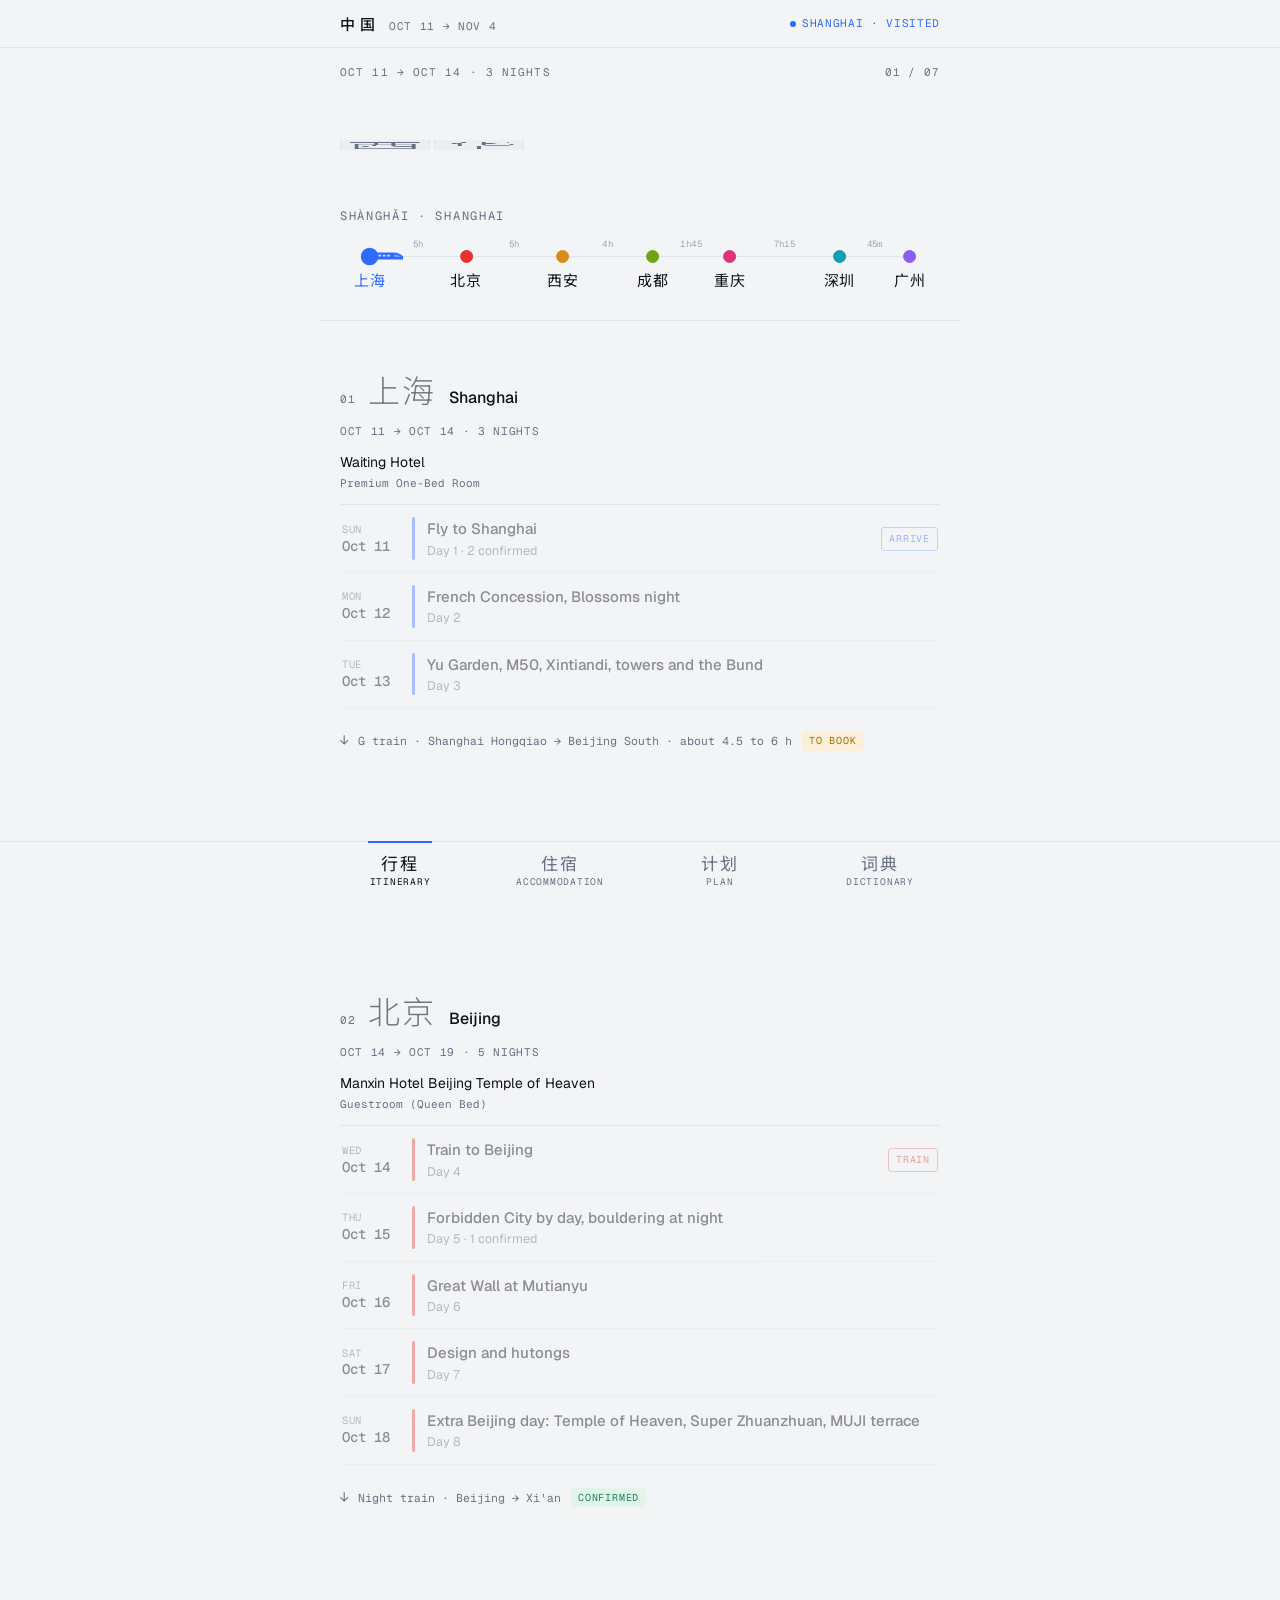
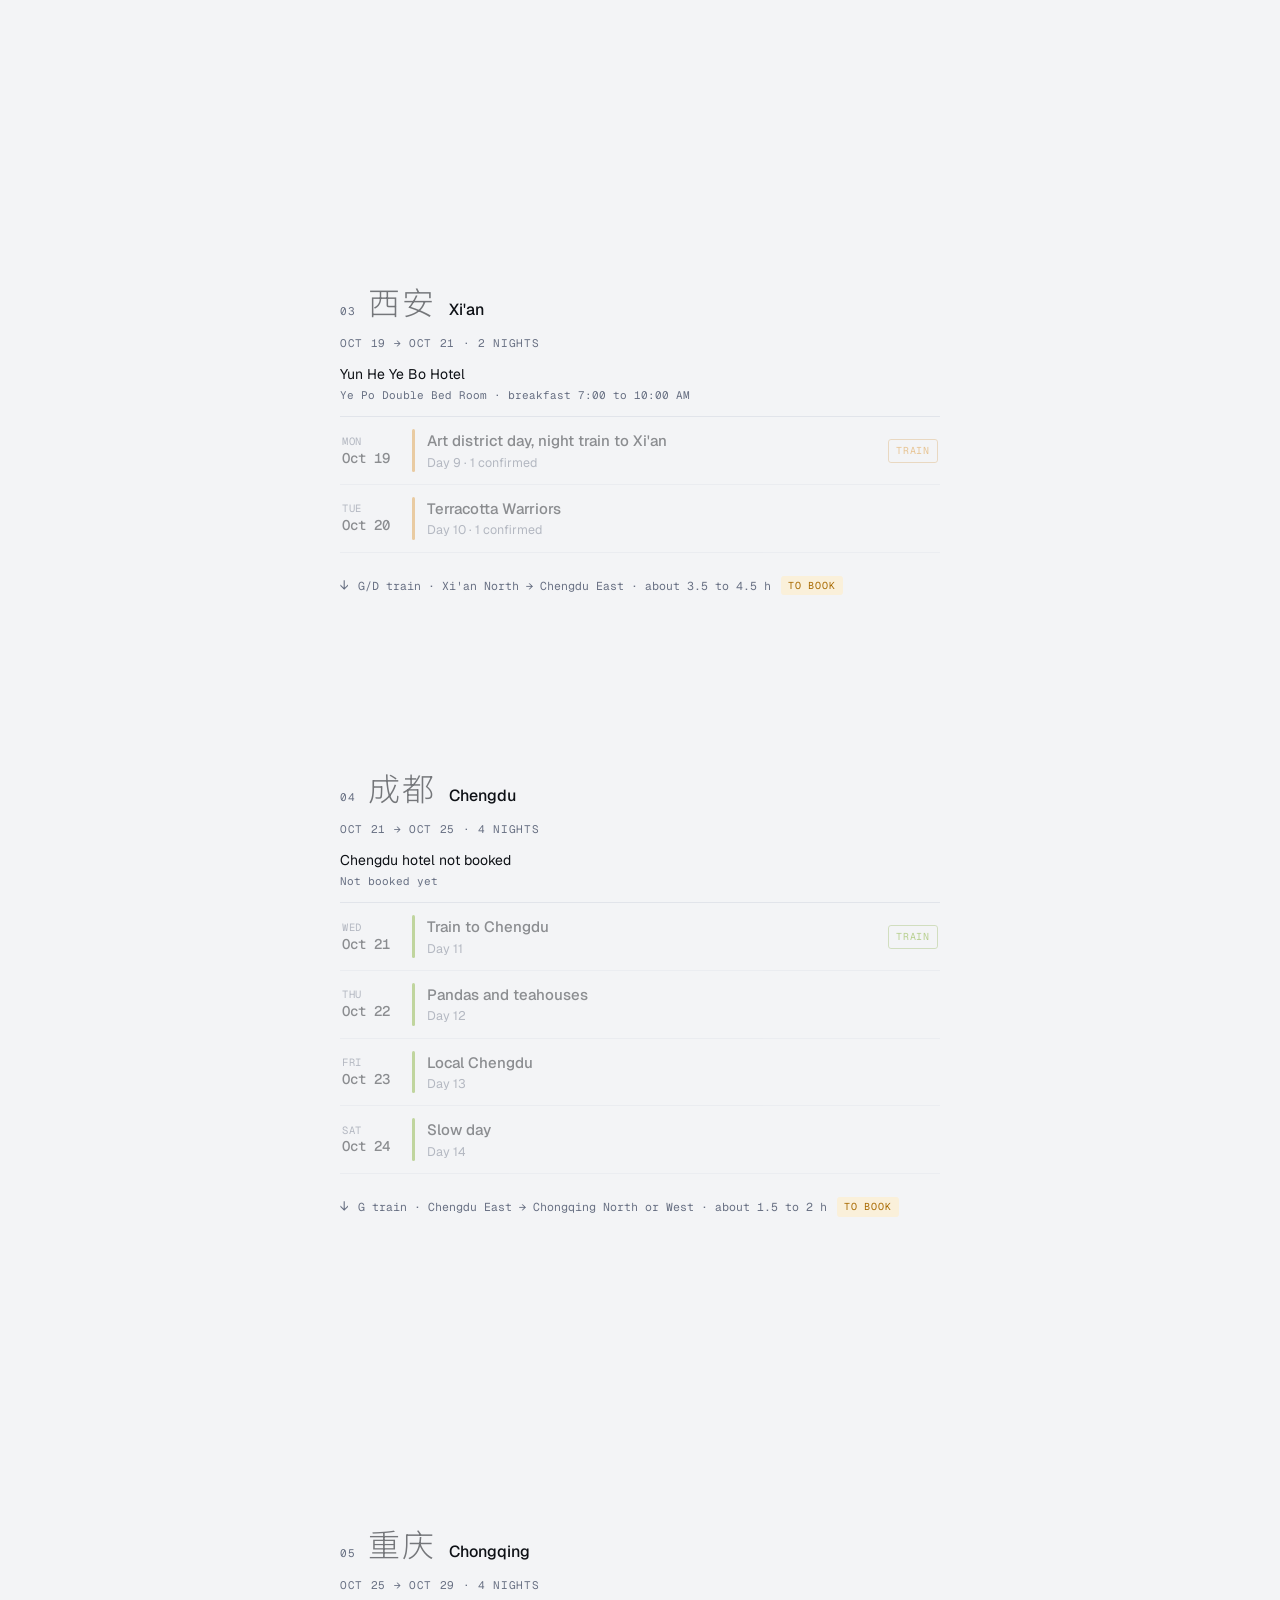
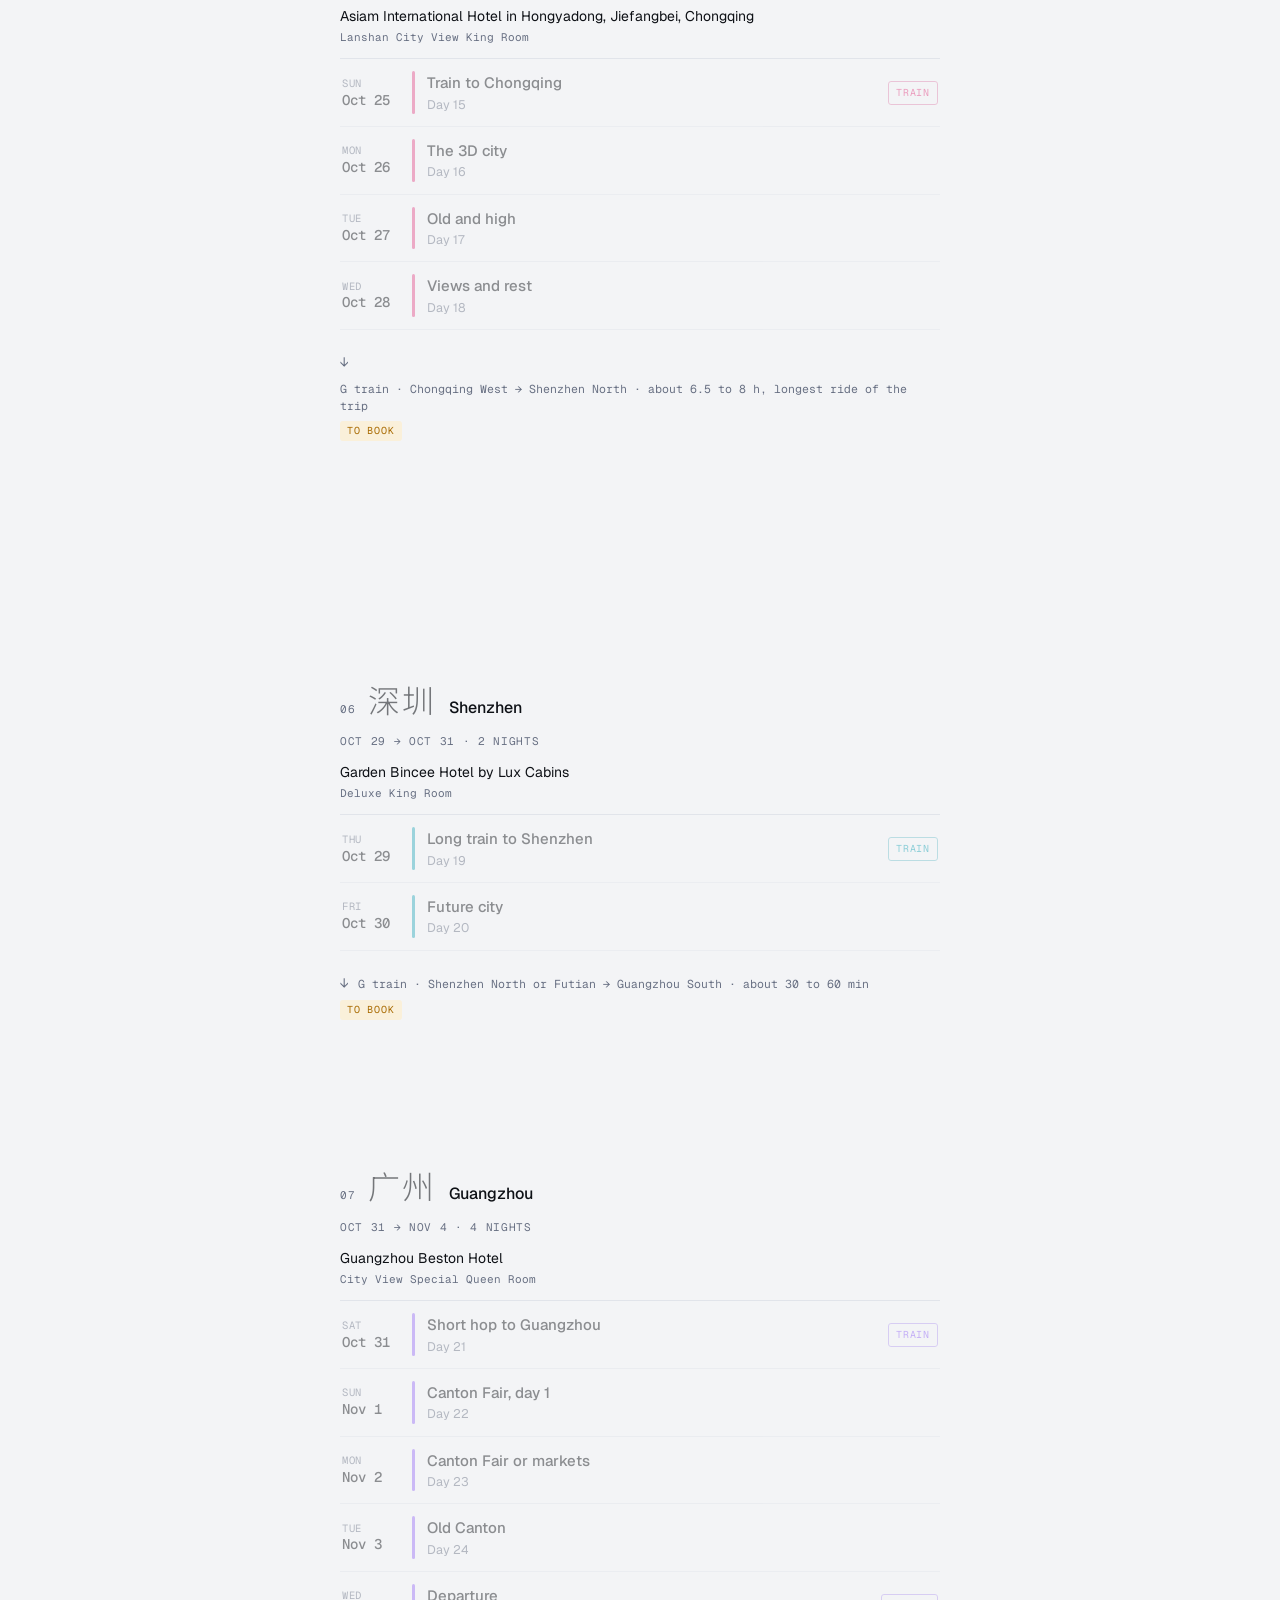
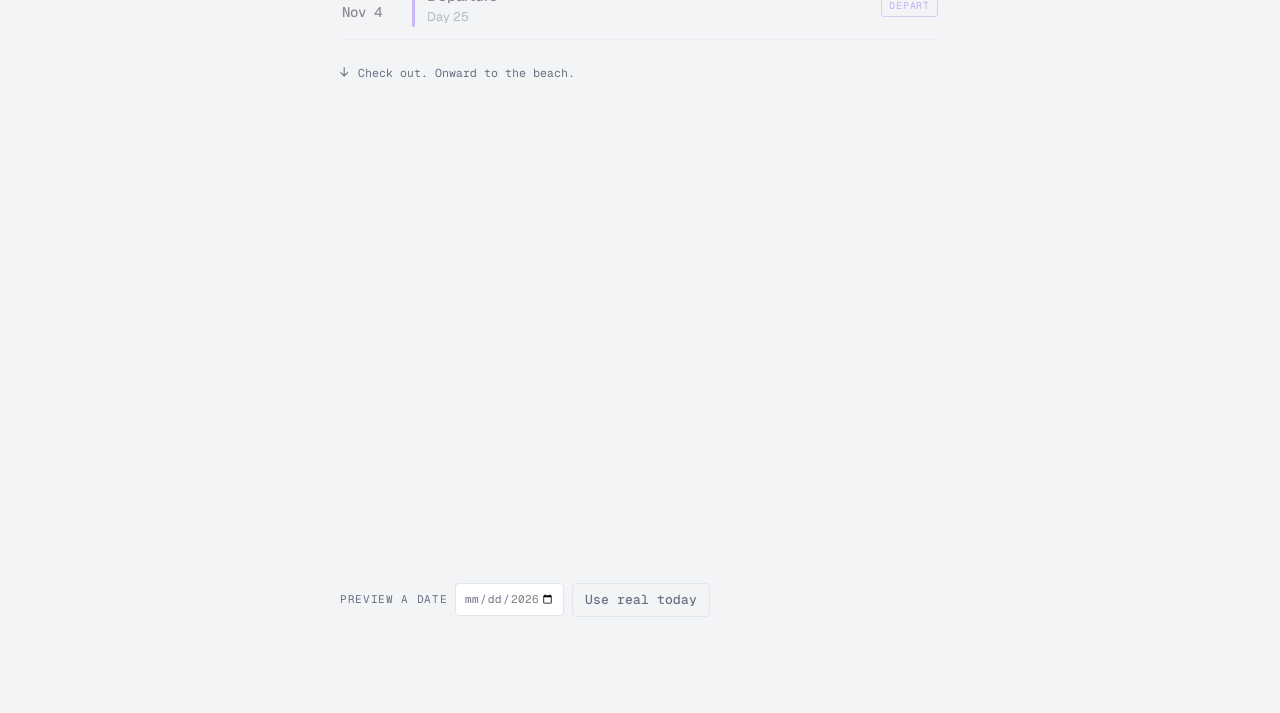
<file: index.html>
<!doctype html>
<html lang="en">
<head>
<meta charset="utf-8">
<meta name="viewport" content="width=device-width, initial-scale=1, viewport-fit=cover">
<meta name="theme-color" content="#08090C">
<meta name="apple-mobile-web-app-capable" content="yes">
<meta name="mobile-web-app-capable" content="yes">
<meta name="apple-mobile-web-app-title" content="China Trip">
<title>China Trip 2026</title>
<link rel="manifest" href="manifest.webmanifest">
<link rel="apple-touch-icon" href="icons/apple-touch-icon.png">
<link rel="preconnect" href="https://fonts.gstatic.com" crossorigin>
<!-- Fonts load without blocking the first paint (Google can be slow or blocked in China) -->
<link rel="stylesheet" href="https://fonts.googleapis.com/css2?family=Geist:wght@400;500;600&family=Geist+Mono:wght@400;500&family=Noto+Sans+SC:wght@300;400;500;700&display=swap" media="print" onload="this.media='all'">
<!-- Splash: painted before styles.css and the scripts arrive, removed by app.js -->
<style>
html{background:#F3F4F6}
#splash{position:fixed;inset:0;z-index:99;display:grid;place-content:center;justify-items:center;gap:14px;background:#F3F4F6;color:#0E1116;transition:opacity .35s ease;animation:splashOut .35s ease 6s forwards}
#splash .zh{font:300 64px/1 "PingFang SC","Noto Sans SC","Microsoft YaHei",sans-serif;letter-spacing:.12em;color:#E5322D}
#splash .ln{width:72px;height:1px;background:currentColor;opacity:.25;overflow:hidden;position:relative}
#splash .ln::after{content:"";position:absolute;inset:0;width:40%;background:#E5322D;animation:splashBar 1s ease-in-out infinite}
#splash small{font:11px ui-monospace,Menlo,monospace;letter-spacing:.14em;text-transform:uppercase;opacity:.55}
#splash.out{opacity:0;pointer-events:none}
@keyframes splashBar{from{transform:translateX(-100%)}to{transform:translateX(250%)}}
@keyframes splashOut{to{opacity:0;visibility:hidden}}
@media (prefers-color-scheme:dark){html,#splash{background:#08090C}#splash{color:#E8EAF0}#splash .zh{color:#FF5A4E}#splash .ln::after{background:#FF5A4E}}
@media (prefers-reduced-motion:reduce){#splash .ln::after{animation:none}}
</style>
<link rel="stylesheet" href="styles.css">
</head>
<body>
<div id="splash" aria-hidden="true"><span class="zh">中国</span><span class="ln"></span><small>Loading</small></div>
<header class="top">
  <div class="top-in">
    <div class="brand"><b class="zh">中国</b><span>Oct 11 → Nov 4</span></div>
    <span class="status" id="status">…</span>
  </div>
</header>

<main>
  <section role="tabpanel" id="p-itinerary" aria-labelledby="t-itinerary"></section>
  <section role="tabpanel" id="p-stays" aria-labelledby="t-stays" hidden></section>
  <section role="tabpanel" id="p-plan" aria-labelledby="t-plan" hidden></section>
  <section role="tabpanel" id="p-dictionary" aria-labelledby="t-dictionary" hidden></section>
</main>

<nav class="tabs" aria-label="Sections">
  <div class="tabs-in" role="tablist">
    <button class="tab" role="tab" id="t-itinerary" data-tab="itinerary" aria-controls="p-itinerary"><span class="zh">行程</span><small>Itinerary</small></button>
    <button class="tab" role="tab" id="t-stays" data-tab="stays" aria-controls="p-stays"><span class="zh">住宿</span><small>Accommodation</small></button>
    <button class="tab" role="tab" id="t-plan" data-tab="plan" aria-controls="p-plan"><span class="zh">计划</span><small>Plan</small></button>
    <button class="tab" role="tab" id="t-dictionary" data-tab="dictionary" aria-controls="p-dictionary"><span class="zh">词典</span><small>Dictionary</small></button>
  </div>
</nav>

<div class="show" id="show" hidden>
  <div class="hz" id="show-hz"></div>
  <div class="py" id="show-py"></div>
  <div class="en" id="show-en"></div>
  <div style="display:flex;gap:10px"><button class="btn" id="show-say">Play audio</button><button class="btn solid" id="show-close">Close</button></div>
</div>

<dialog class="sheet" id="ideas" aria-label="Ideas nearby"><div class="sheet-body"></div></dialog>

<script src="trip-data.js"></script>
<script src="ideas.js"></script>
<script src="phrases.js"></script>
<script src="app.js"></script>
</body>
</html>
</file>
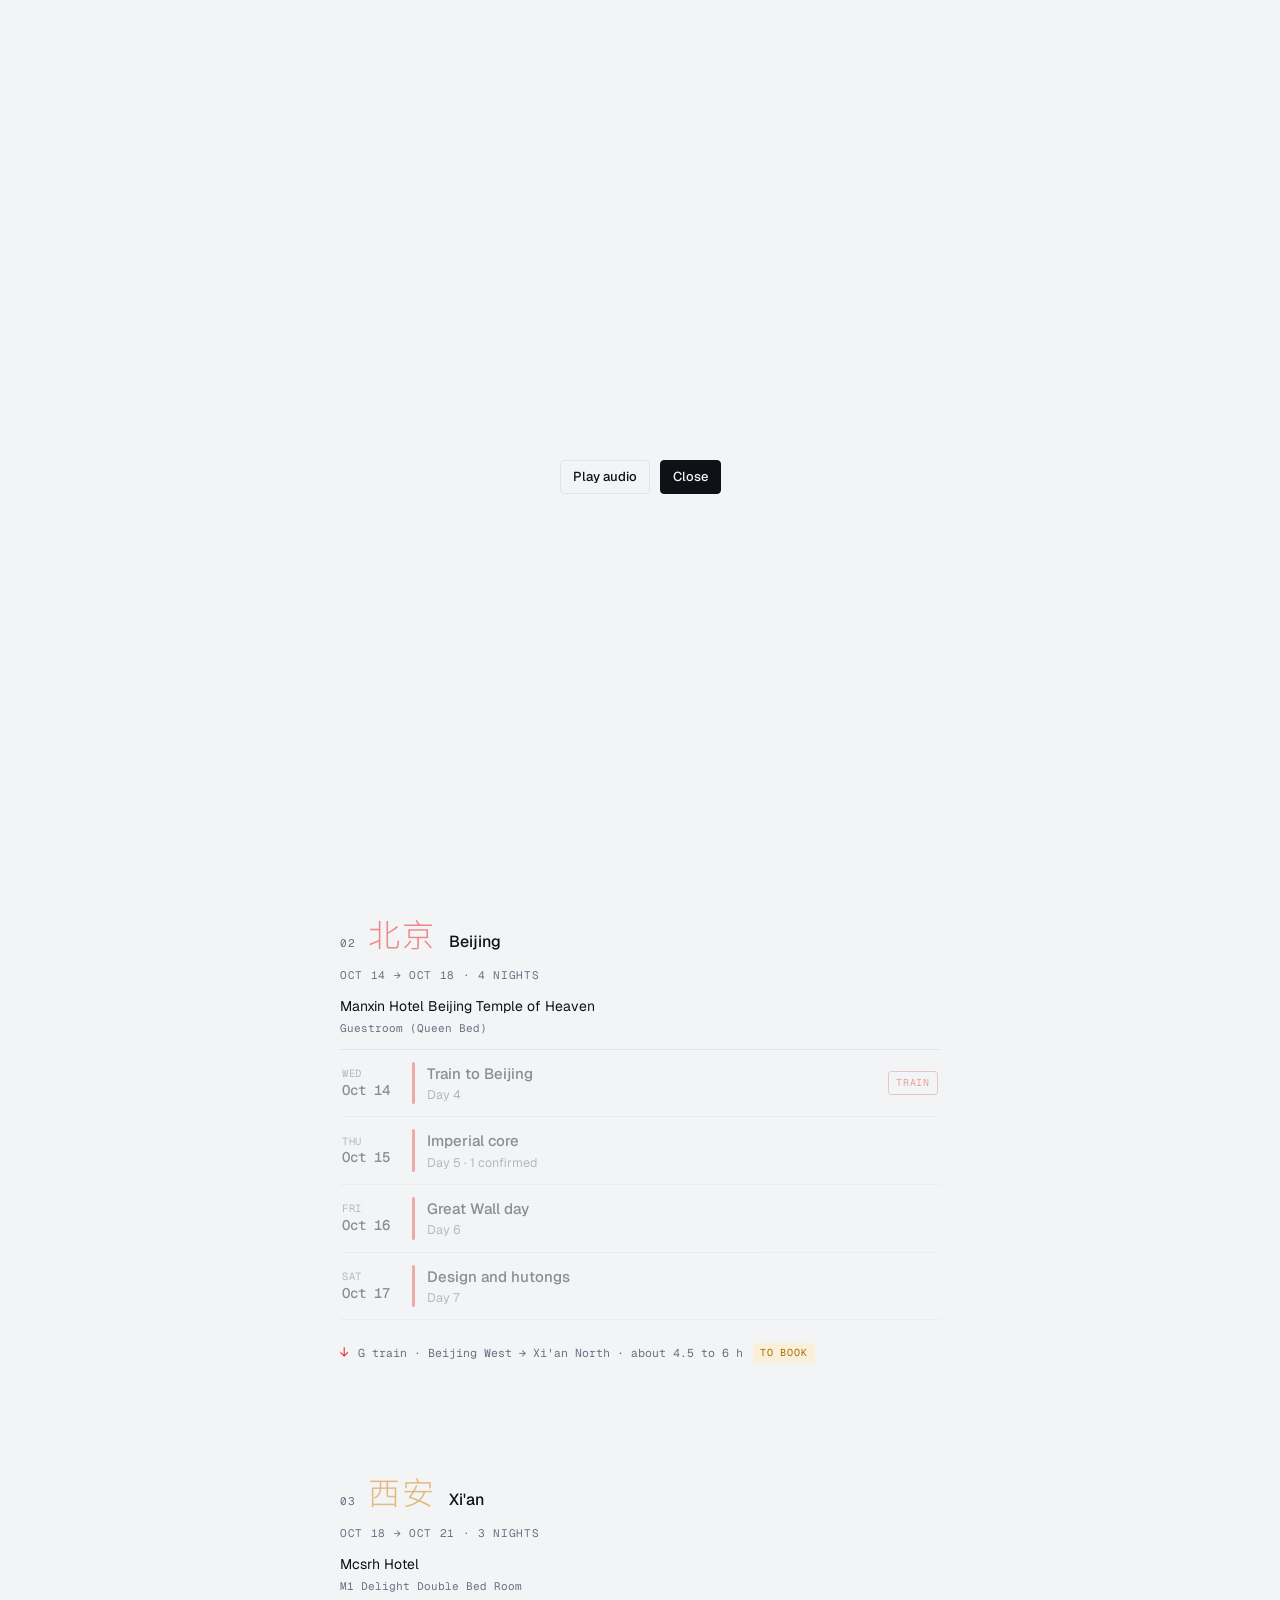
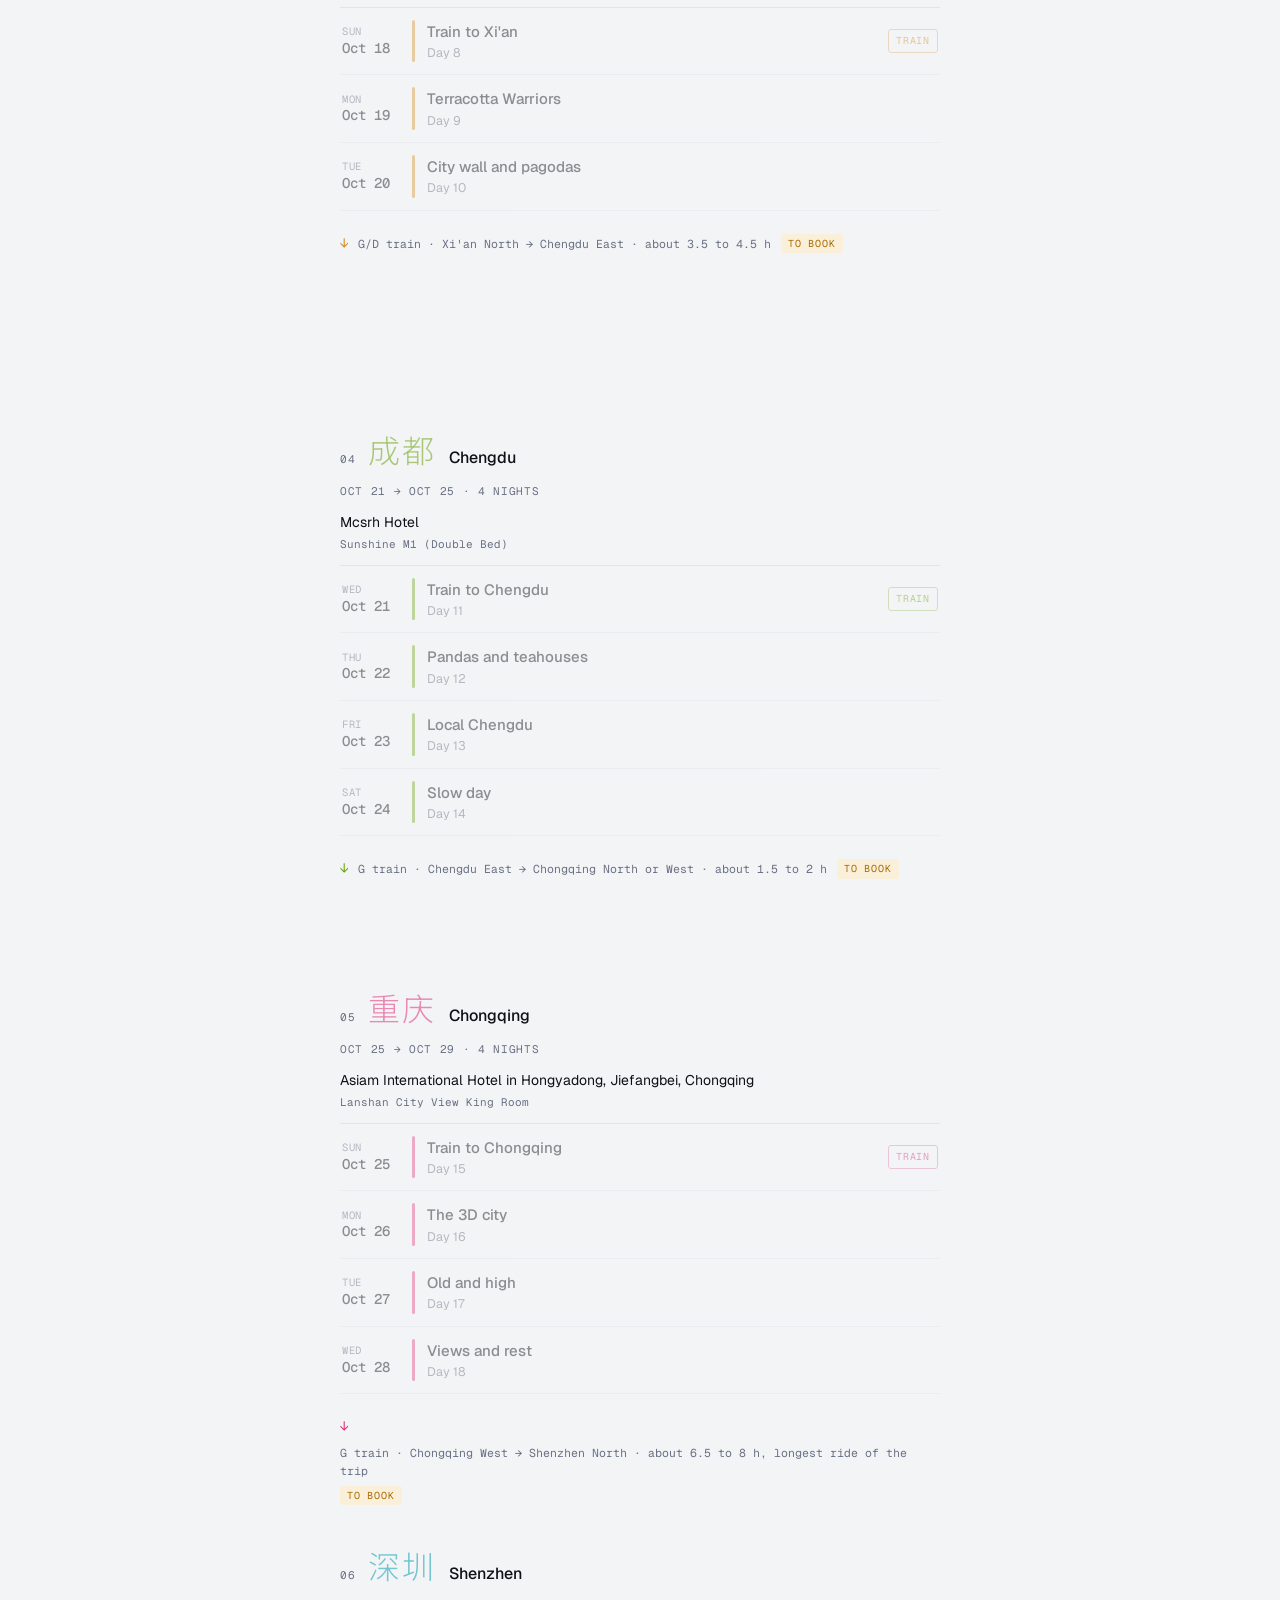
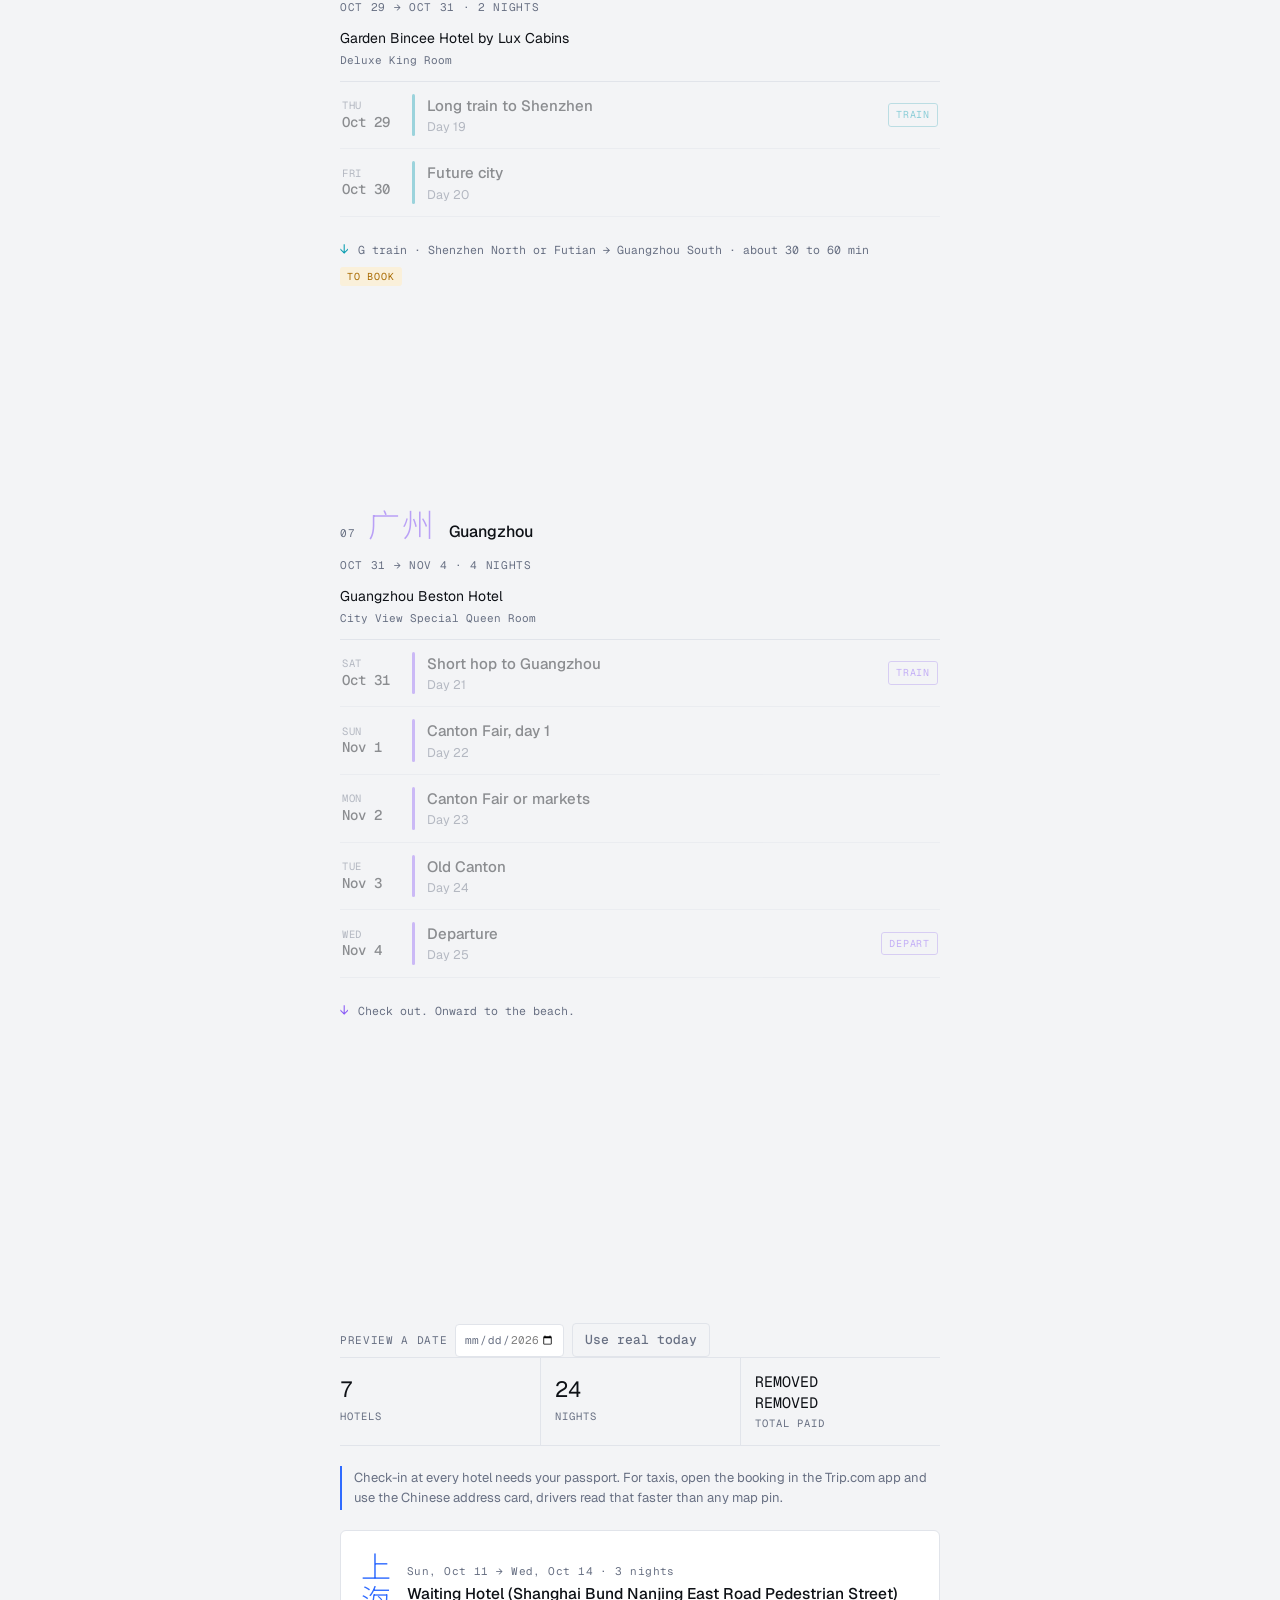
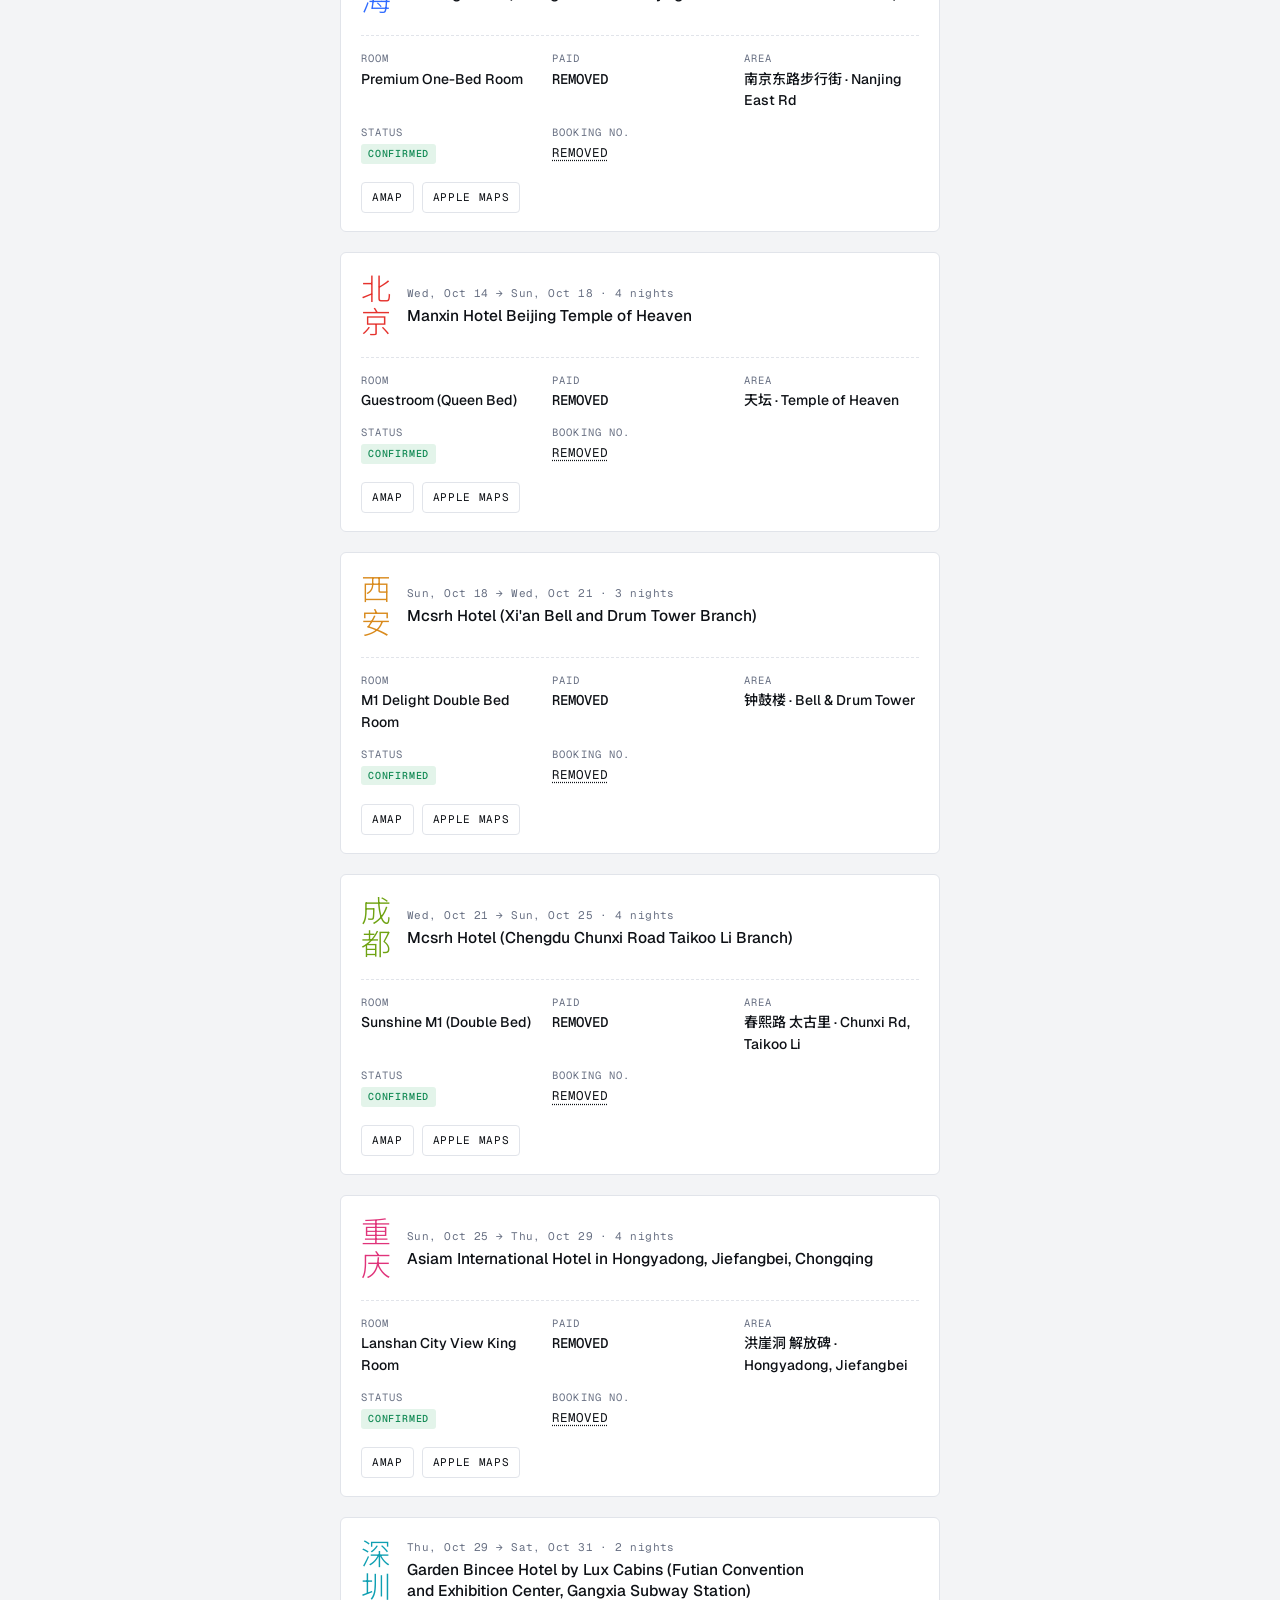
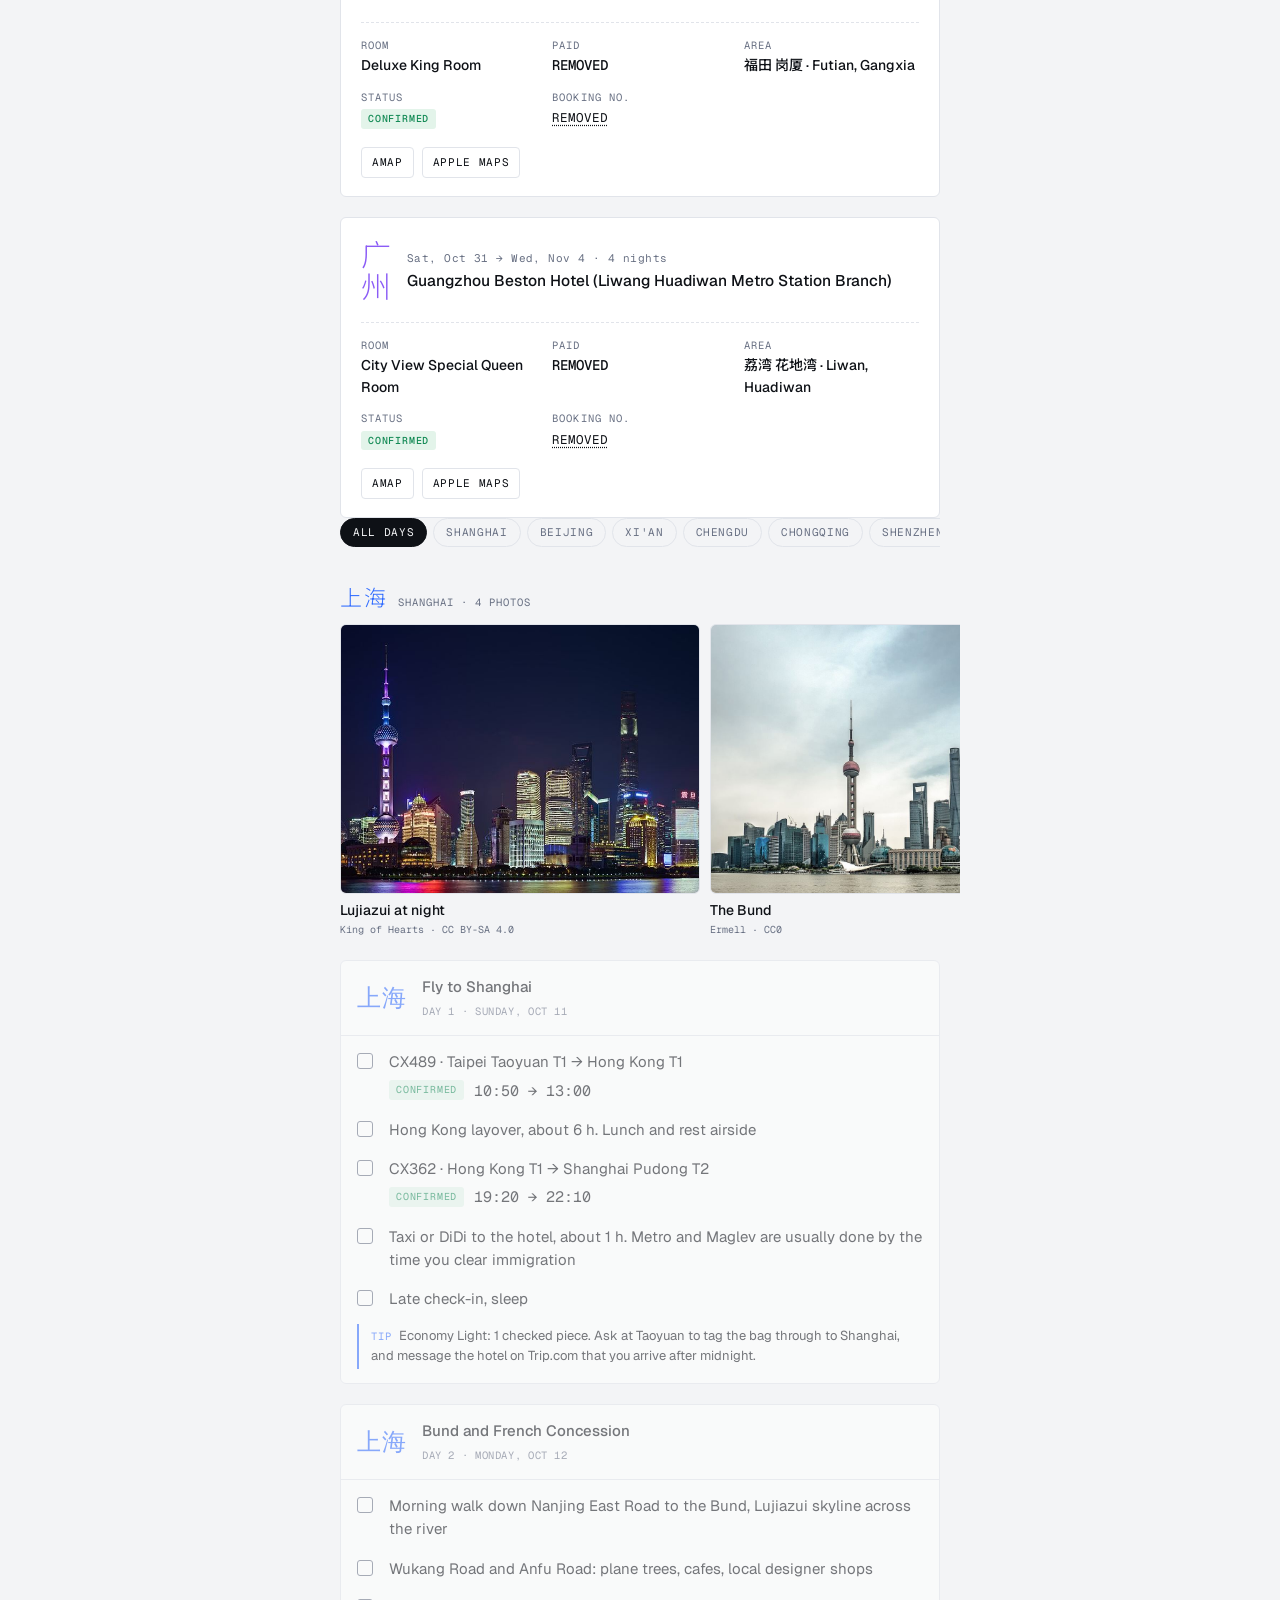
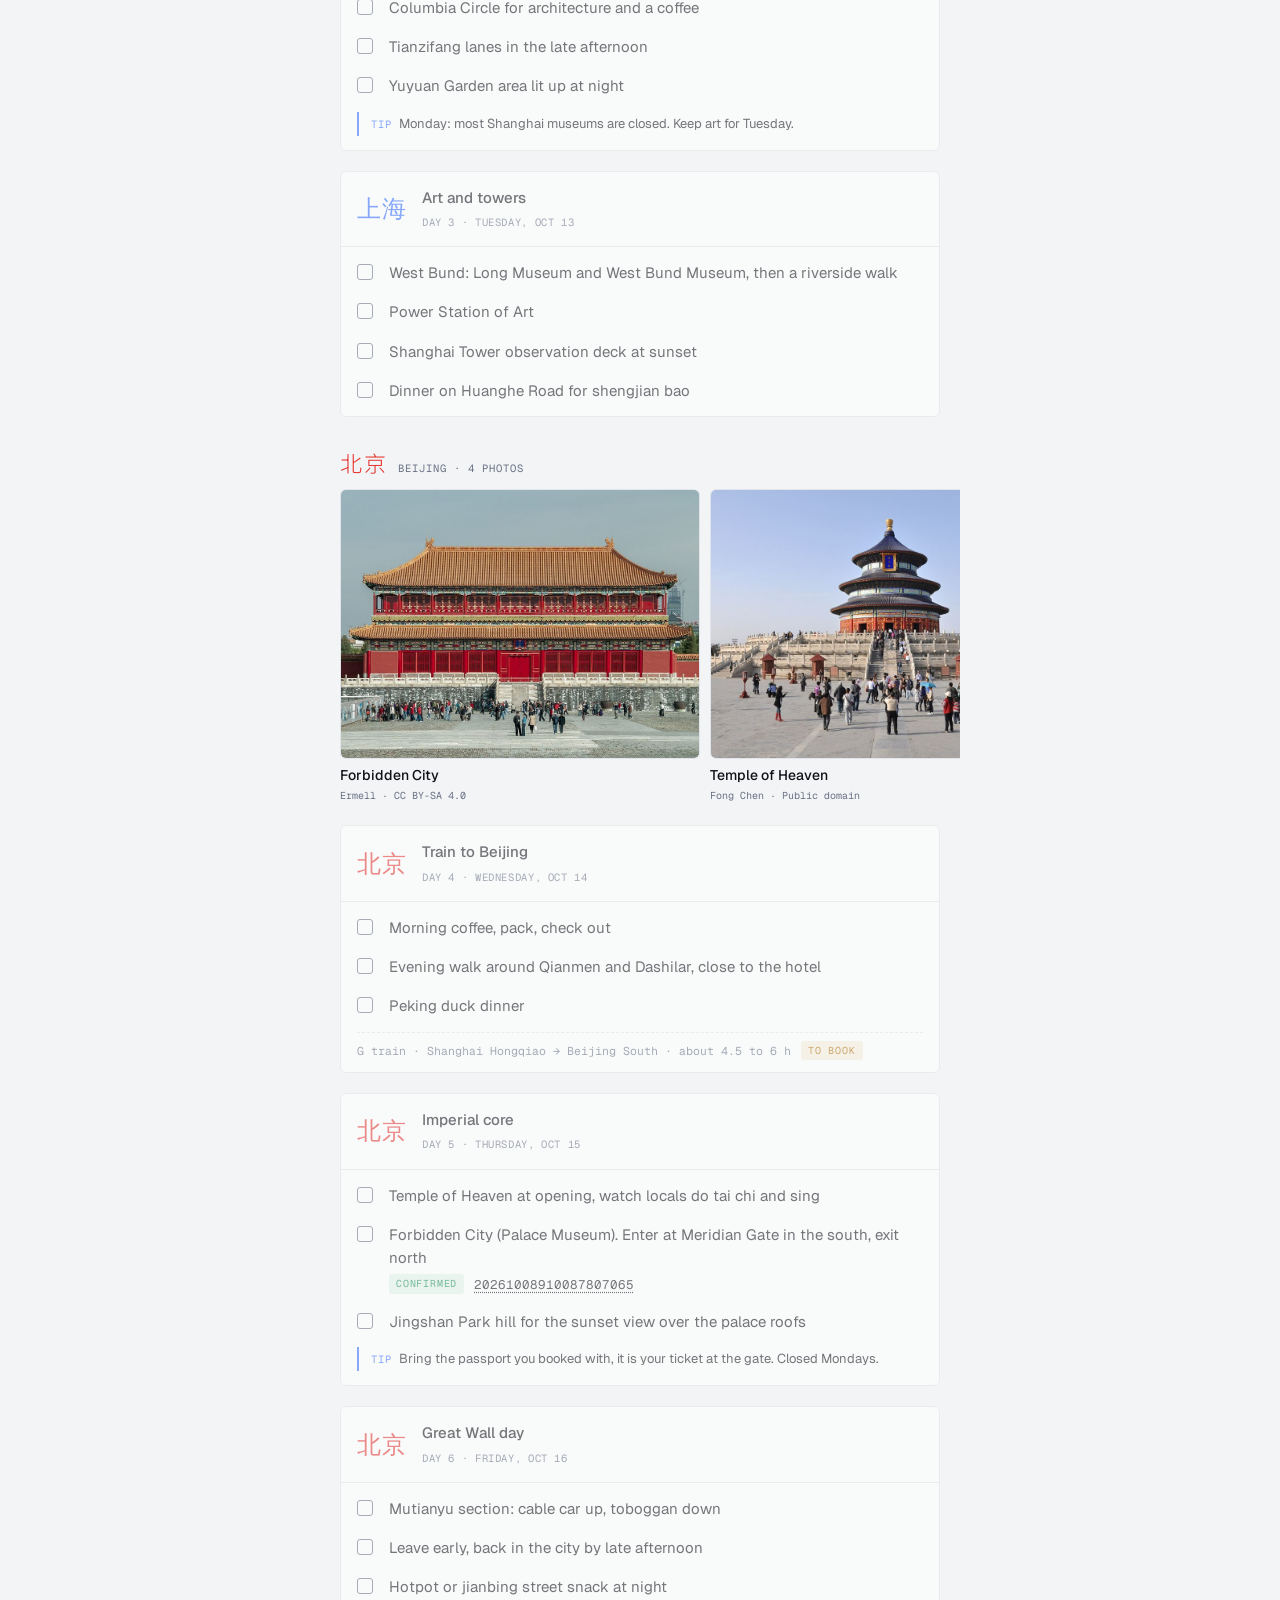
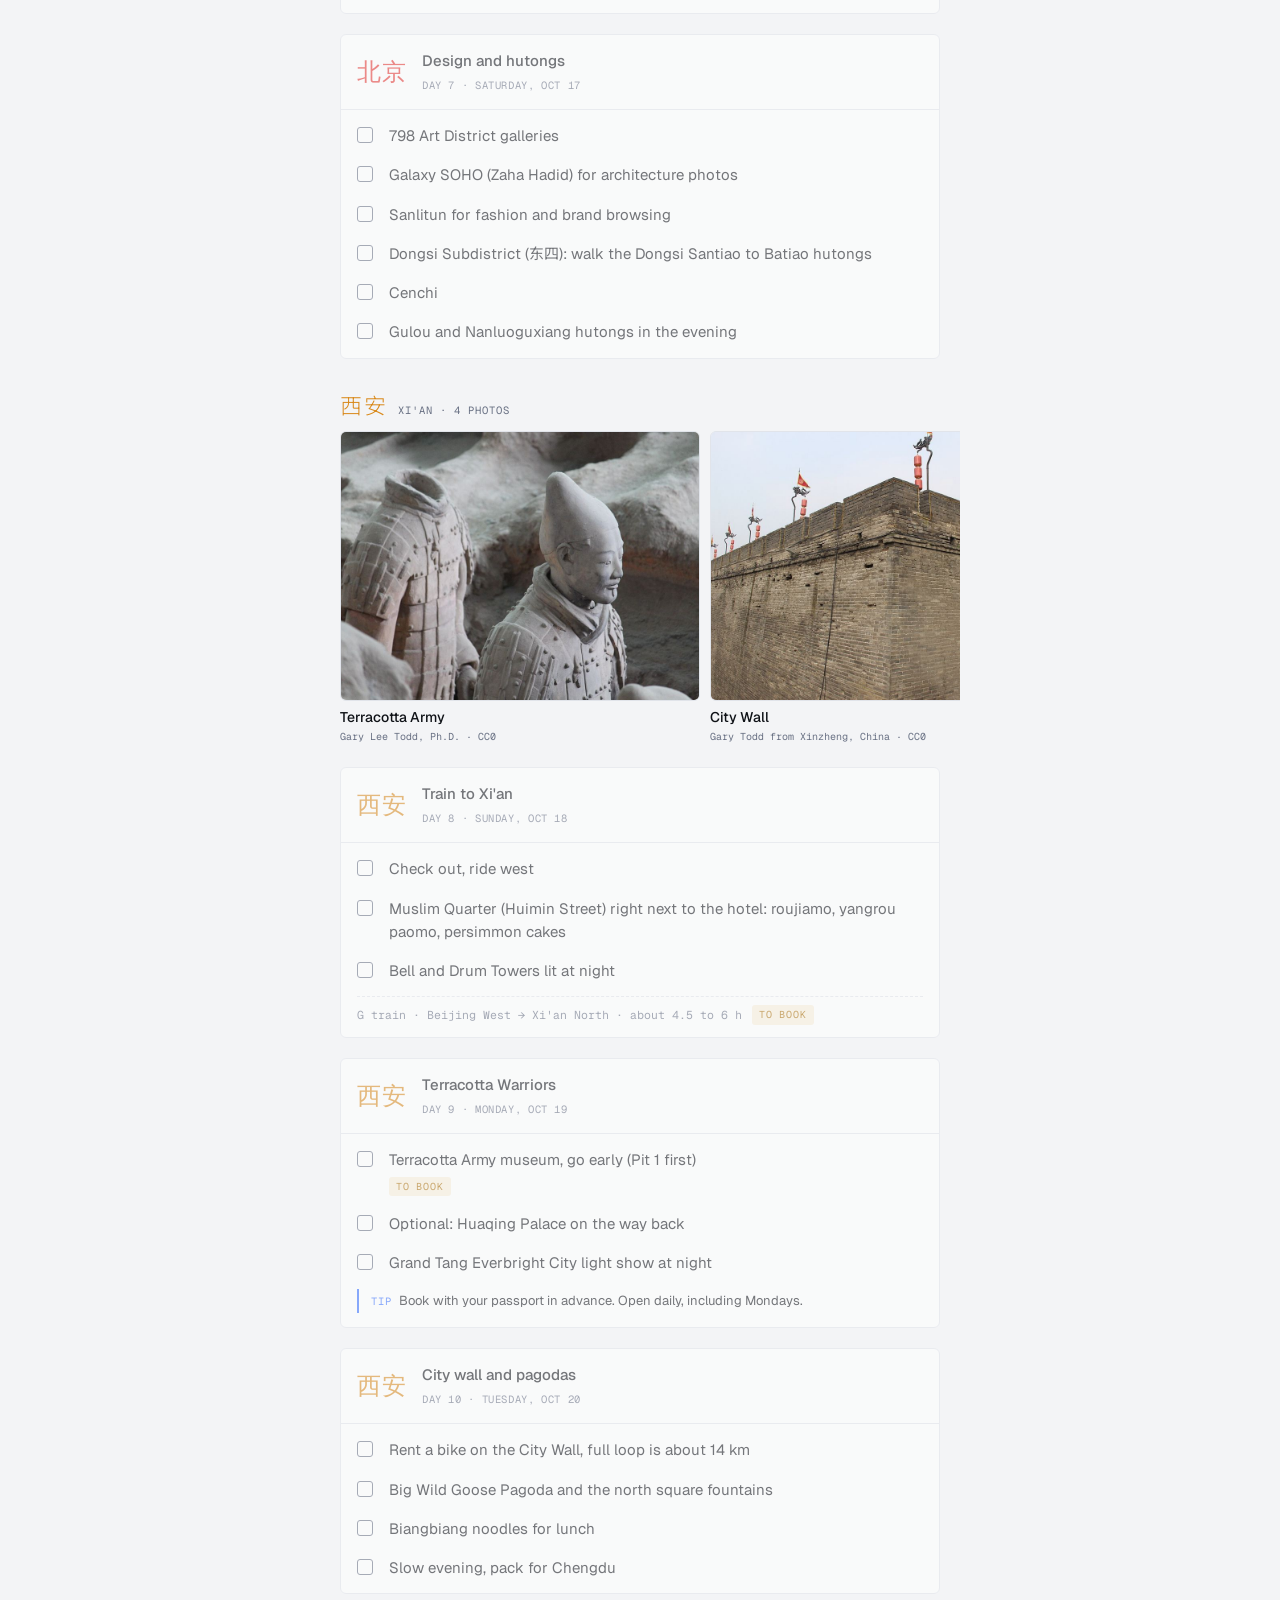
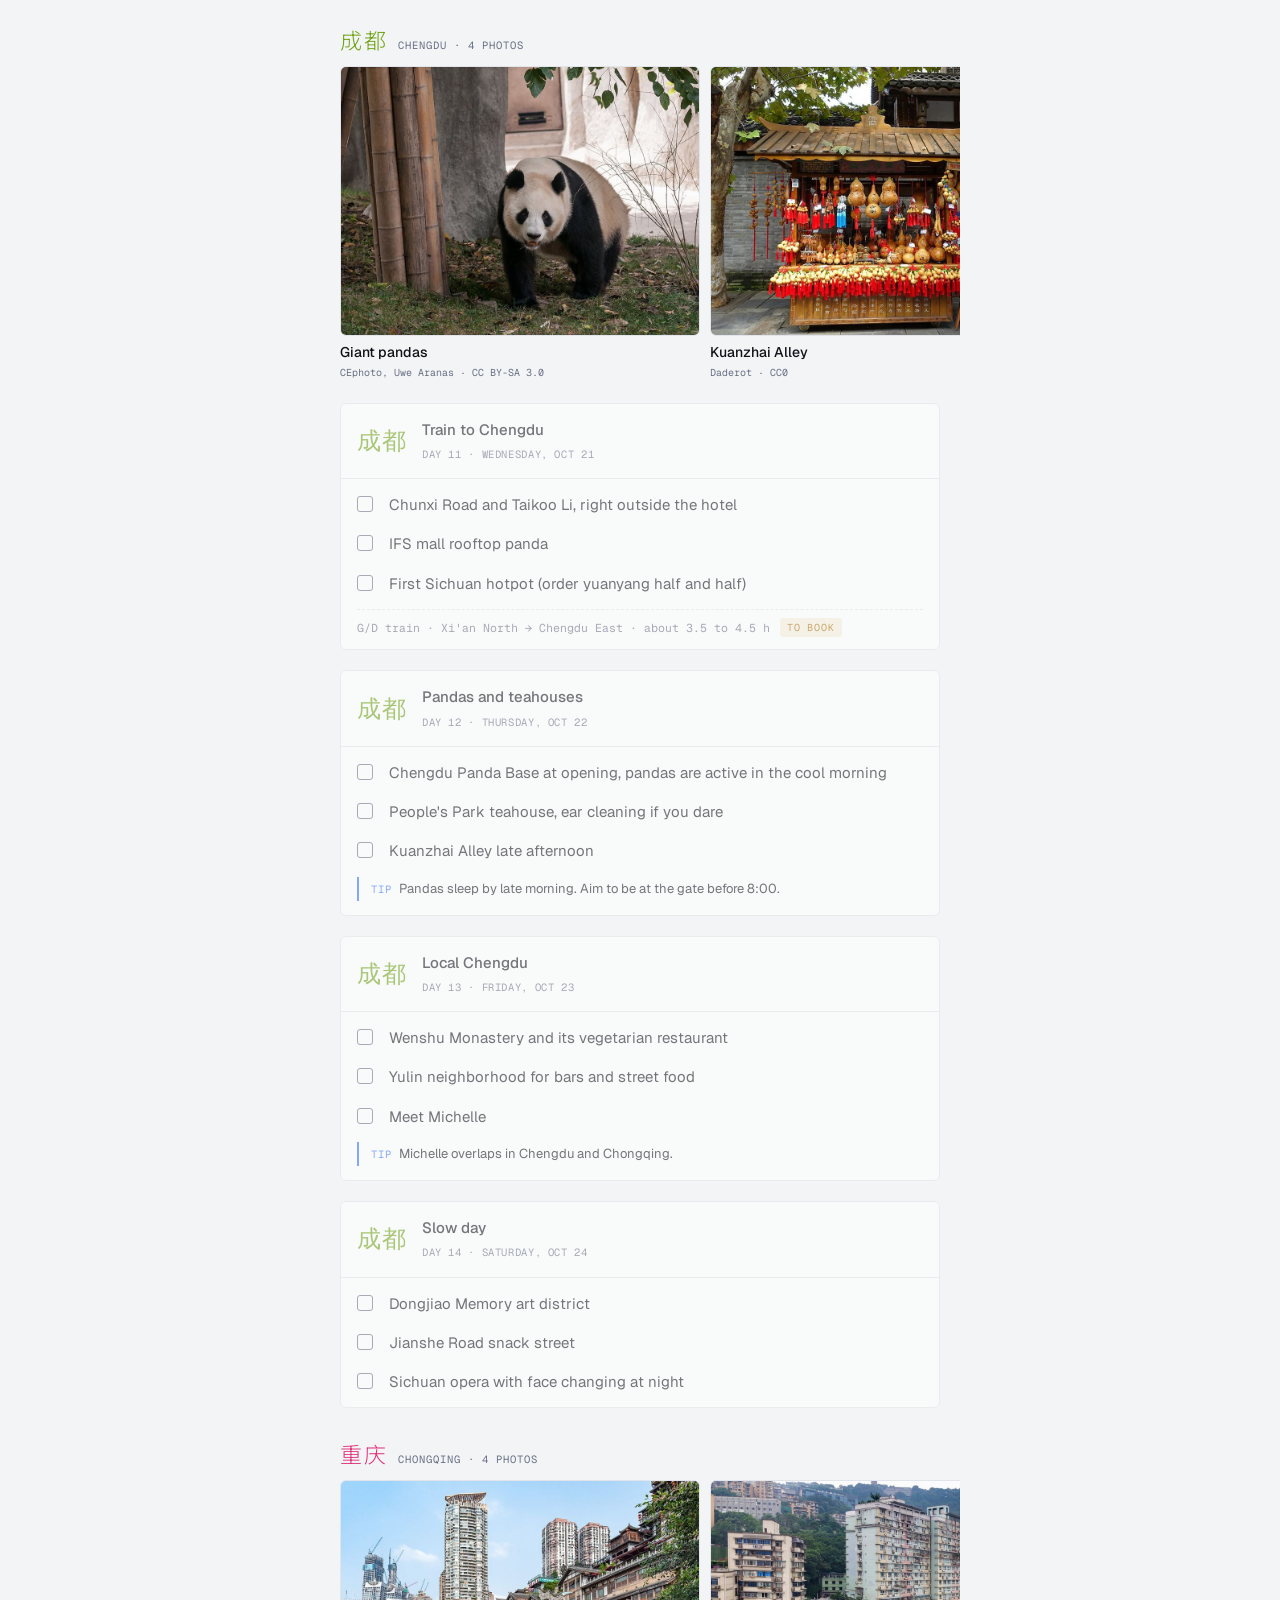
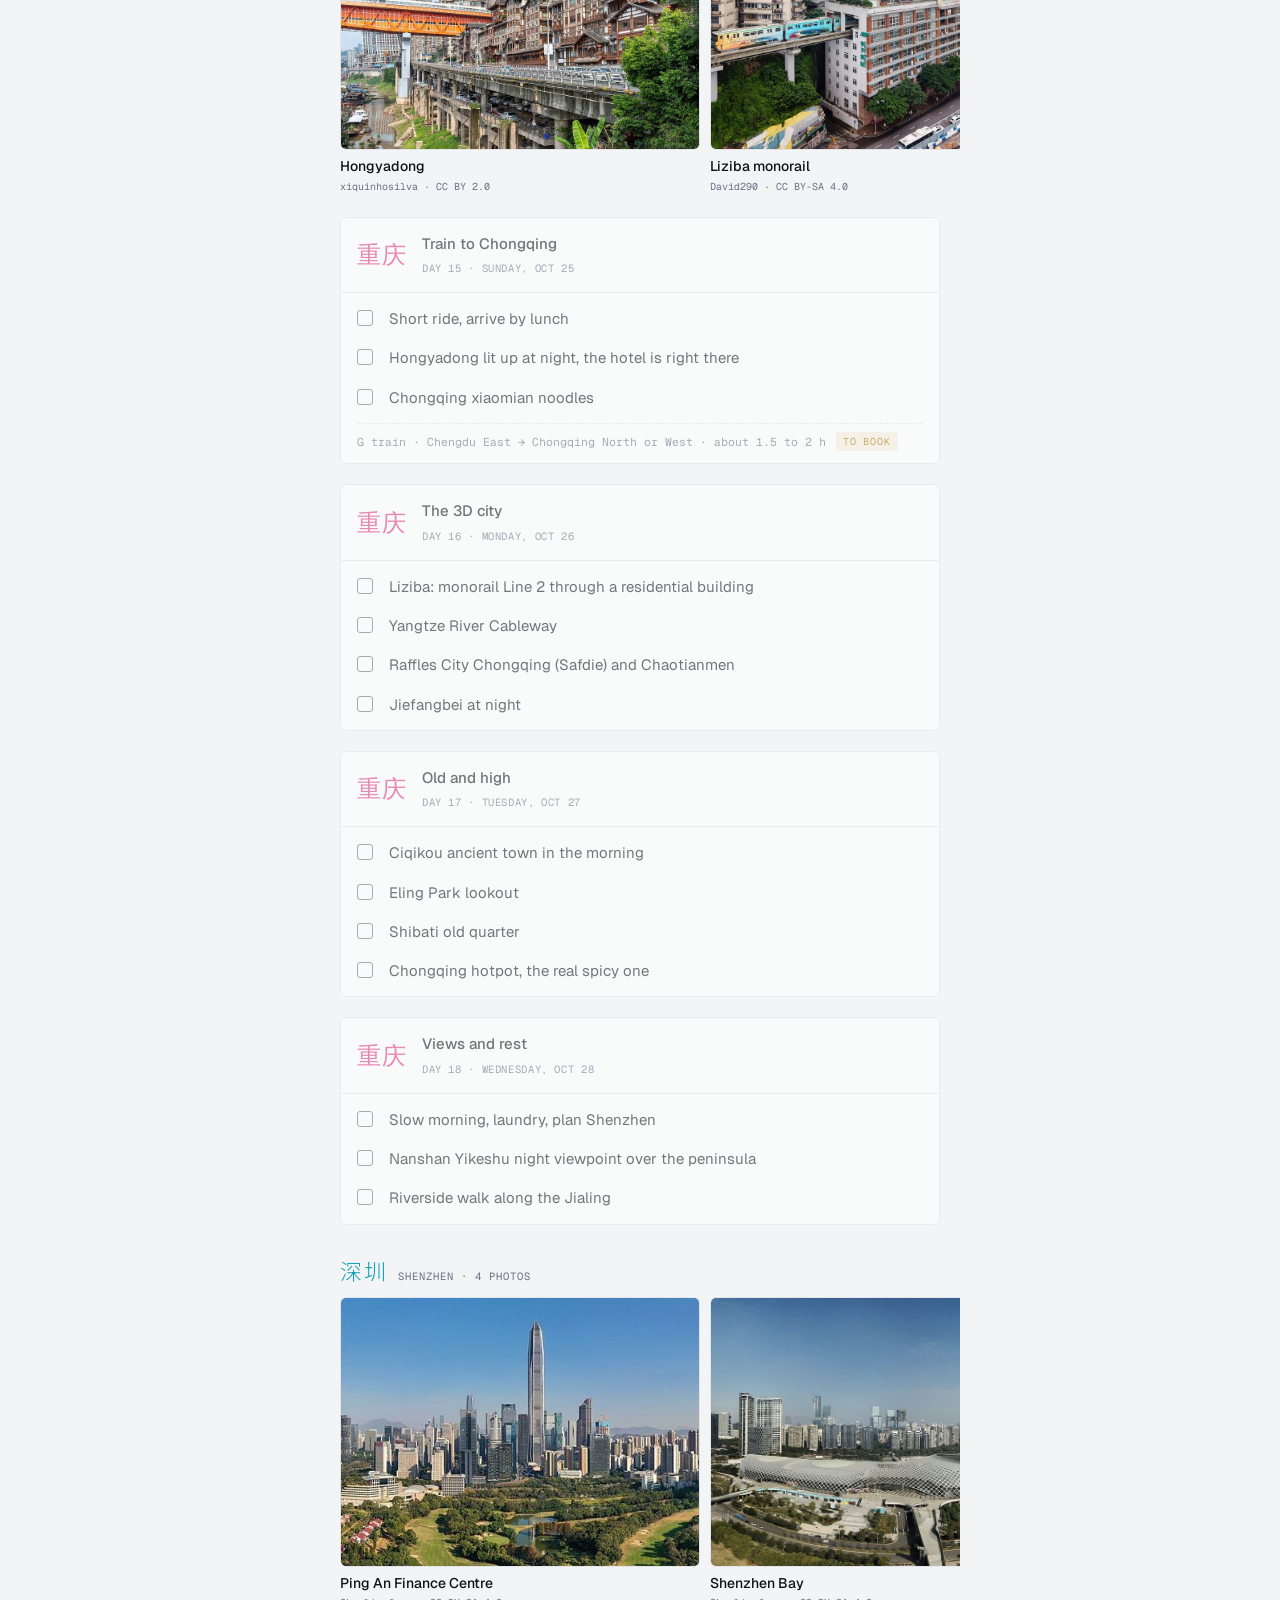
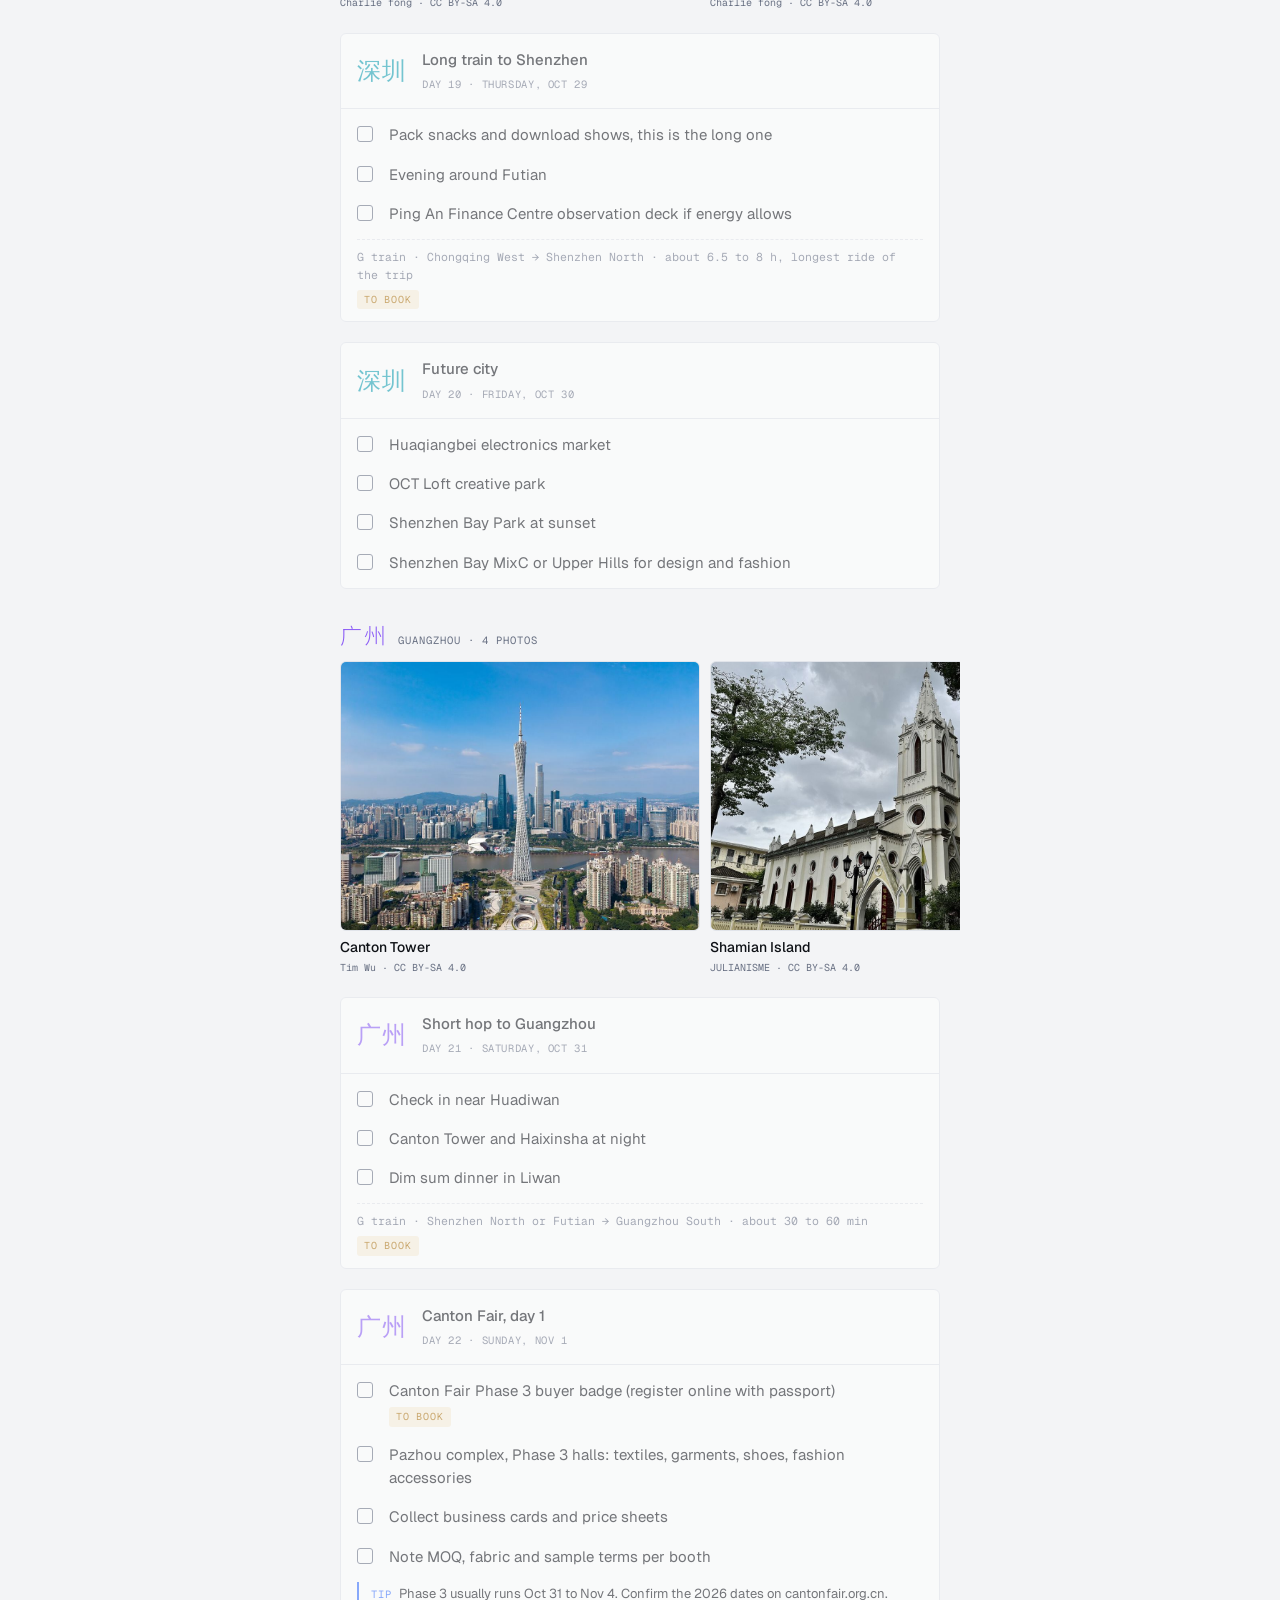
<file: src/index.html>
<!doctype html>
<html lang="en">
<head>
<meta charset="utf-8">
<meta name="viewport" content="width=device-width, initial-scale=1, viewport-fit=cover">
<meta name="theme-color" content="#08090C">
<meta name="apple-mobile-web-app-capable" content="yes">
<meta name="mobile-web-app-capable" content="yes">
<meta name="apple-mobile-web-app-title" content="China Trip">
<title>China Trip 2026</title>
<link rel="manifest" href="manifest.webmanifest">
<link rel="apple-touch-icon" href="icons/apple-touch-icon.png">
<link rel="preconnect" href="https://fonts.gstatic.com" crossorigin>
<link rel="stylesheet" href="https://fonts.googleapis.com/css2?family=Geist:wght@400;500;600&family=Geist+Mono:wght@400;500&family=Noto+Sans+SC:wght@300;400;500;700&display=swap">
<link rel="stylesheet" href="styles.css">
</head>
<body>
<header class="top">
  <div class="top-in">
    <div class="brand"><b class="zh">中国</b><span>Oct 11 → Nov 4</span></div>
    <span class="status" id="status">…</span>
  </div>
</header>

<main>
  <section role="tabpanel" id="p-itinerary" aria-labelledby="t-itinerary"></section>
  <section role="tabpanel" id="p-stays" aria-labelledby="t-stays" hidden></section>
  <section role="tabpanel" id="p-plan" aria-labelledby="t-plan" hidden></section>
  <section role="tabpanel" id="p-dictionary" aria-labelledby="t-dictionary" hidden></section>
</main>

<nav class="tabs" aria-label="Sections">
  <div class="tabs-in" role="tablist">
    <button class="tab" role="tab" id="t-itinerary" data-tab="itinerary" aria-controls="p-itinerary"><span class="zh">行程</span><small>Itinerary</small></button>
    <button class="tab" role="tab" id="t-stays" data-tab="stays" aria-controls="p-stays"><span class="zh">住宿</span><small>Accommodation</small></button>
    <button class="tab" role="tab" id="t-plan" data-tab="plan" aria-controls="p-plan"><span class="zh">计划</span><small>Plan</small></button>
    <button class="tab" role="tab" id="t-dictionary" data-tab="dictionary" aria-controls="p-dictionary"><span class="zh">词典</span><small>Dictionary</small></button>
  </div>
</nav>

<div class="show" id="show" hidden>
  <div class="hz" id="show-hz"></div>
  <div class="py" id="show-py"></div>
  <div class="en" id="show-en"></div>
  <div style="display:flex;gap:10px"><button class="btn" id="show-say">Play audio</button><button class="btn solid" id="show-close">Close</button></div>
</div>

<script src="trip-data.js"></script>
<script src="phrases.js"></script>
<script src="app.js"></script>
</body>
</html>
</file>
<file: styles.css>
/* Layout: phone app shell. Sticky top bar, one panel per tab, fixed bottom tab bar.
   Look: minimal, futurist, Chinese. Hairlines instead of cards, thin sans hanzi as the hero,
   mono for data, a square seal (印) for today. One accent at a time: today's city color via --accent. */
:root{
  --paper:#F3F4F6; --card:#FFFFFF; --ink:#0E1116; --muted:#687083; --line:#E1E4EA; --faint:#ECEEF2;
  --ok:#138A55; --ok-soft:#E3F4EA; --warn:#A86A00; --warn-soft:#FAF0DA;
  --c-sh:#2F6BFF; --c-bj:#E5322D; --c-xa:#D98A1C; --c-cd:#6FA312; --c-cq:#E0337A; --c-sz:#0E9FB2; --c-gz:#8B5CF6;
  --accent:var(--c-sh); --glow:none;
  --stamp:var(--accent); --stamp-soft:color-mix(in srgb,var(--accent) 9%,var(--card));
  --f-display:"Noto Sans SC","PingFang SC","Microsoft YaHei",sans-serif;
  --f-body:"Geist","Noto Sans SC",-apple-system,"PingFang SC",system-ui,sans-serif;
  --f-mono:"Geist Mono",ui-monospace,Menlo,Consolas,monospace;
  --r:6px;
}
@media (prefers-color-scheme: dark){:root:not([data-theme="light"]){
  --paper:#08090C; --card:#101218; --ink:#E8EAF0; --muted:#8A90A2; --line:#1F232D; --faint:#15181F;
  --ok:#4CD89A; --ok-soft:#0F2A1F; --warn:#F2B84B; --warn-soft:#2B220F;
  --c-sh:#5B8CFF; --c-bj:#FF5A4E; --c-xa:#F2A93B; --c-cd:#A6E04A; --c-cq:#FF5C9A; --c-sz:#3CCFE0; --c-gz:#A98BFF;
  --glow:0 0 24px color-mix(in srgb,var(--accent) 45%,transparent);
  color-scheme:dark }}
:root[data-theme="dark"]{
  --paper:#08090C; --card:#101218; --ink:#E8EAF0; --muted:#8A90A2; --line:#1F232D; --faint:#15181F;
  --ok:#4CD89A; --ok-soft:#0F2A1F; --warn:#F2B84B; --warn-soft:#2B220F;
  --c-sh:#5B8CFF; --c-bj:#FF5A4E; --c-xa:#F2A93B; --c-cd:#A6E04A; --c-cq:#FF5C9A; --c-sz:#3CCFE0; --c-gz:#A98BFF;
  --glow:0 0 24px color-mix(in srgb,var(--accent) 45%,transparent);
  color-scheme:dark }

/* Base reset (the claude.ai preview adds these itself; the real site needs them here) */
[hidden]{display:none!important}
:root{padding-top:env(safe-area-inset-top,0px);padding-bottom:env(safe-area-inset-bottom,0px)}
body{margin:0}
img{max-width:100%}
*{box-sizing:border-box}
html,body{background:var(--paper)}
body{color:var(--ink);font-family:var(--f-body);font-size:15px;line-height:1.55;-webkit-font-smoothing:antialiased;font-weight:400}
button,input{font:inherit;color:inherit}
button{cursor:pointer}
:focus-visible{outline:1.5px solid var(--accent);outline-offset:2px;border-radius:4px}
.zh{font-family:var(--f-display)}
.mono{font-family:var(--f-mono);font-variant-numeric:tabular-nums}

/* Top bar */
.top{position:sticky;top:env(safe-area-inset-top,0px);z-index:5;background:color-mix(in srgb,var(--paper) 88%,transparent);backdrop-filter:blur(12px);-webkit-backdrop-filter:blur(12px);border-bottom:1px solid var(--line)}
.top-in{max-width:640px;margin:0 auto;padding:12px 20px;display:flex;align-items:center;justify-content:space-between;gap:12px}
.brand{display:flex;align-items:baseline;gap:10px;min-width:0}
.brand b{font-family:var(--f-display);font-weight:500;font-size:15px;letter-spacing:.3em}
.brand span{color:var(--muted);font-family:var(--f-mono);font-size:11px;letter-spacing:.06em;text-transform:uppercase}
.status{font-family:var(--f-mono);font-size:11px;letter-spacing:.06em;text-transform:uppercase;color:var(--accent);white-space:nowrap;display:flex;align-items:center;gap:6px}
.status::before{content:"";width:6px;height:6px;border-radius:50%;background:var(--accent);box-shadow:var(--glow)}

main{max-width:640px;margin:0 auto;padding-inline:20px;padding-block:20px calc(96px + env(safe-area-inset-bottom,0px))}
section[role=tabpanel]{display:flex;flex-direction:column;gap:20px}
h2{font-family:var(--f-mono);font-size:11px;letter-spacing:.14em;text-transform:uppercase;color:var(--muted);margin:12px 0 -8px;font-weight:400;display:flex;gap:10px;align-items:baseline}
h2 .zh{font-size:13px;letter-spacing:.2em;color:var(--ink)}

/* Bottom tabs */
nav.tabs{position:fixed;left:0;right:0;bottom:0;z-index:6;background:color-mix(in srgb,var(--paper) 90%,transparent);backdrop-filter:blur(12px);-webkit-backdrop-filter:blur(12px);border-top:1px solid var(--line);padding-bottom:env(safe-area-inset-bottom,0px)}
.tabs-in{max-width:640px;margin:0 auto;display:grid;grid-template-columns:repeat(4,1fr)}
.tab{background:none;border:0;padding:10px 4px 10px;display:flex;flex-direction:column;align-items:center;gap:2px;color:var(--muted);position:relative}
.tab::before{content:"";position:absolute;top:-1px;left:30%;right:30%;height:2px;background:transparent;transition:background .2s}
.tab .zh{font-size:17px;line-height:1.25;font-weight:400;letter-spacing:.1em}
.tab small{font-family:var(--f-mono);font-size:9.5px;letter-spacing:.08em;text-transform:uppercase}
.tab[aria-selected=true]{color:var(--ink)}
.tab[aria-selected=true]::before{background:var(--accent);box-shadow:var(--glow)}

/* Hero (was: ticket) */
.ticket{background:var(--card);border:1px solid var(--line);border-radius:var(--r);position:relative;overflow:hidden}
.ticket-main{padding:20px 20px 18px;display:grid;grid-template-columns:1fr auto;gap:8px 16px;align-items:start}
.eyebrow{font-family:var(--f-mono);font-size:11px;letter-spacing:.1em;text-transform:uppercase;color:var(--muted)}
.big-zh{display:flex;gap:4px;margin-top:14px}
.flapch{font-family:var(--f-display);font-weight:300;font-size:clamp(54px,17vw,80px);line-height:1;width:1.12em;height:1.3em;display:grid;place-items:center;border:1px solid var(--line);border-radius:4px;color:var(--accent);text-shadow:var(--glow);position:relative;overflow:hidden;background:var(--faint)}
.flapch::after{content:"";position:absolute;left:0;right:0;top:50%;height:1px;background:var(--line)}
.flapch.spin{color:var(--muted)}
/* Split-flap on touch devices: two halves, flaps fold over the midline */
.flapch.sf{display:block}
.flapch.sf .h{position:absolute;left:0;right:0;height:50%;overflow:hidden;background:var(--faint)}
.flapch.sf .h.t{top:0}
.flapch.sf .h.b{bottom:0}
.flapch.sf .h > span{position:absolute;left:0;right:0;height:calc(1.3em - 2px);line-height:calc(1.3em - 2px);text-align:center}
.flapch.sf .h.t > span{top:0}
.flapch.sf .h.b > span{top:calc(1px - .65em)}
.flapch.sf .h.flap{z-index:2}
.flapch.sf .h.t.flap{transform-origin:50% 100%}
.flapch.sf .h.b.flap{transform-origin:50% 0}
.flapch.sf::after{z-index:3}
#flap,.stamp{cursor:pointer;-webkit-tap-highlight-color:transparent}
.big-py{font-family:var(--f-mono);font-size:12px;letter-spacing:.14em;text-transform:uppercase;color:var(--muted);margin-top:12px}
.stamp{border:1.5px solid var(--accent);border-radius:3px;color:var(--accent);padding:6px 5px;display:flex;align-items:center;justify-content:center;transform:rotate(-4deg);line-height:1}
.stamp .zh{writing-mode:vertical-rl;font-size:17px;font-weight:700;letter-spacing:.12em;display:block}
.stamp small{display:none}
.perf{height:0;border-top:1px dashed var(--line);margin:0 20px}
.ticket-foot{padding:14px 20px 18px;display:grid;grid-template-columns:repeat(auto-fit,minmax(130px,1fr));gap:12px 16px}
.kv .k{font-family:var(--f-mono);font-size:10.5px;color:var(--muted);text-transform:uppercase;letter-spacing:.1em}
.kv .v{font-weight:500;font-size:14px;overflow-wrap:anywhere;margin-top:2px}

/* Route */
.route{padding:4px 0 0}
.route ol{list-style:none;margin:0;padding:0;display:grid;grid-template-columns:repeat(7,1fr);position:relative}
.route ol::before{content:"";position:absolute;left:7.14%;right:7.14%;top:6px;height:1px;background:var(--line)}
.route .fill{position:absolute;left:7.14%;top:6px;height:1px;width:0;background:var(--accent);box-shadow:var(--glow);transition:width .7s cubic-bezier(.2,.8,.2,1)}
.route li{display:flex;flex-direction:column;align-items:center;gap:8px;position:relative;min-width:0}
.route .dot{width:13px;height:13px;border-radius:50%;background:var(--paper);border:1px solid var(--muted);position:relative;transition:background .2s,border-color .2s,box-shadow .2s}
.route li.past .dot{background:var(--cc);border-color:var(--cc)}
.route li.now .dot{background:var(--accent);border-color:var(--accent);box-shadow:0 0 0 4px var(--stamp-soft),var(--glow)}
.route.pending li .dot{background:var(--paper)!important;border-color:var(--muted)!important;box-shadow:none!important}
.route .zh{font-size:15px;font-weight:400;letter-spacing:.06em}
.route li.now .zh{color:var(--accent)}
.route small{font-family:var(--f-mono);font-size:9.5px;color:var(--muted);white-space:nowrap;letter-spacing:.04em}

/* Day list */
.days{border-top:1px solid var(--line)}
.day{display:grid;grid-template-columns:58px 3px 1fr auto;gap:12px;align-items:center;padding:12px 2px;border-bottom:1px solid var(--line)}
.day .d{font-family:var(--f-mono);font-size:10.5px;color:var(--muted);line-height:1.3;text-transform:uppercase;letter-spacing:.06em}
.day .d b{display:block;font-size:14px;color:var(--ink);font-weight:500;letter-spacing:0;text-transform:none}
.day .bar{align-self:stretch;width:3px;border-radius:2px;background:var(--cc);opacity:.85}
.day .what{min-width:0}
.day .what b{font-weight:500}
.day .what span{display:block;font-size:12.5px;color:var(--muted)}
.tag{font-family:var(--f-mono);font-size:10px;letter-spacing:.08em;text-transform:uppercase;padding:3px 7px;border-radius:3px;border:1px solid var(--line);color:var(--muted);white-space:nowrap}
.tag.move{border-color:color-mix(in srgb,var(--cc) 50%,var(--line));color:var(--cc)}
.day.past{opacity:.45}
.day.today{background:var(--stamp-soft);border-radius:4px}
.day.today .tag{background:var(--accent);border-color:var(--accent);color:var(--card)}

.sim{display:flex;flex-wrap:wrap;gap:8px;align-items:center;font-family:var(--f-mono);font-size:11px;letter-spacing:.06em;text-transform:uppercase;color:var(--muted)}
.sim input{background:var(--card);border:1px solid var(--line);border-radius:4px;padding:6px 8px;font-family:var(--f-mono);text-transform:none}
.btn{background:transparent;border:1px solid var(--line);border-radius:4px;padding:6px 12px;font-size:13px;font-weight:500}
.btn.solid{background:var(--ink);color:var(--paper);border-color:var(--ink)}

/* Stays */
.summary{display:grid;grid-template-columns:repeat(3,1fr);border-top:1px solid var(--line);border-bottom:1px solid var(--line)}
.summary div{padding:14px 0;display:flex;flex-direction:column;gap:2px}
.summary div+div{border-left:1px solid var(--line);padding-left:14px}
.summary b{font-family:var(--f-mono);font-weight:400;font-size:22px;font-variant-numeric:tabular-nums}
.summary span{font-family:var(--f-mono);font-size:10.5px;letter-spacing:.1em;text-transform:uppercase;color:var(--muted)}
.stay{--cc:var(--muted);scroll-margin-top:72px}
.stay .ticket-main{grid-template-columns:auto 1fr;align-items:center}
.stay .city-zh{font-family:var(--f-display);font-weight:300;font-size:30px;color:var(--cc);line-height:1;writing-mode:vertical-rl;letter-spacing:.1em}
.stay h3{margin:4px 0 0;font-size:15.5px;font-weight:500;line-height:1.35;text-wrap:balance}
.stay .when{font-family:var(--f-mono);font-size:11px;letter-spacing:.04em;color:var(--muted)}
.stay.current{border-color:var(--accent);box-shadow:var(--glow)}
.links{display:flex;flex-wrap:wrap;gap:8px;padding:0 20px 18px}
.links a{font-family:var(--f-mono);font-size:11px;letter-spacing:.06em;text-transform:uppercase;color:var(--ink);text-decoration:none;border:1px solid var(--line);padding:6px 10px;border-radius:4px}
.copy{display:inline-flex;align-items:center;gap:6px;background:none;border:0;padding:0;font-family:var(--f-mono);font-size:12.5px;font-weight:400;text-decoration:underline dotted;text-underline-offset:3px;color:inherit}
.copy{cursor:pointer;-webkit-tap-highlight-color:transparent;text-align:left}
.copy::after{content:"⧉";margin-left:5px;font-size:.85em;opacity:.55;text-decoration:none;display:inline-block}
.copy:active{opacity:.6}
.copy.copy-name{font-family:inherit;font-size:inherit;font-weight:inherit;text-decoration:none;line-height:inherit;display:inline;padding:0}
.toast{max-width:calc(100vw - 32px);white-space:nowrap;overflow:hidden;text-overflow:ellipsis}
.note{font-size:13px;color:var(--muted);border-left:2px solid var(--accent);padding:2px 0 2px 12px}
.note b{color:var(--ink);font-weight:500}

/* Plan */
.chips{display:flex;gap:6px;overflow-x:auto;padding-bottom:4px;scrollbar-width:none}
.chips::-webkit-scrollbar{display:none}
.chip{flex:none;border:1px solid var(--line);background:transparent;border-radius:999px;padding:5px 12px;font-family:var(--f-mono);font-size:11px;letter-spacing:.06em;text-transform:uppercase;color:var(--muted)}
.chip[aria-pressed=true]{background:var(--ink);border-color:var(--ink);color:var(--paper)}
.pday{background:var(--card);border:1px solid var(--line);border-radius:var(--r);overflow:hidden;scroll-margin-top:72px}
.pday header{display:flex;align-items:center;gap:14px;padding:14px 16px;border-bottom:1px solid var(--line)}
.pday header .zh{font-size:24px;font-weight:300;color:var(--cc);line-height:1;letter-spacing:.06em}
.pday header div{flex:1;min-width:0}
.pday header b{display:block;font-size:15px;font-weight:500}
.pday header span{font-family:var(--f-mono);font-size:10.5px;letter-spacing:.06em;text-transform:uppercase;color:var(--muted)}
.pday.today{border-color:var(--accent);box-shadow:var(--glow)}
.pday.past{opacity:.55}
.pday ul{list-style:none;margin:0;padding:6px 0}
.pday li label{display:grid;grid-template-columns:20px 1fr;gap:12px;padding:8px 16px;align-items:start;cursor:pointer}
.pday li input{appearance:none;-webkit-appearance:none;width:16px;height:16px;margin:3px 0 0;border:1px solid var(--muted);border-radius:3px;display:grid;place-items:center;background:transparent}
.pday li input::after{content:"";width:8px;height:4px;border-left:1.5px solid var(--card);border-bottom:1.5px solid var(--card);transform:translateY(-1px) rotate(-45deg);opacity:0}
.pday li input:checked{background:var(--ok);border-color:var(--ok)}
.pday li input:checked::after{opacity:1}
.pday li .txt{display:block;background-image:linear-gradient(var(--ok),var(--ok));background-repeat:no-repeat;background-position:0 58%;background-size:0% 1.5px;transition:background-size .4s ease-out,color .2s}
.pday li input:checked + span .txt{background-size:100% 1.5px;color:var(--muted)}
.pday .transit{margin:0 16px 12px;font-family:var(--f-mono);font-size:11.5px;padding:8px 0 0;border-top:1px dashed var(--line);display:flex;flex-wrap:wrap;gap:6px 10px;align-items:center;color:var(--muted)}
.pday .tip{margin:0 16px 14px;font-size:13px;padding:2px 0 2px 12px;border-left:2px solid var(--accent);color:var(--ink)}
.pday .tip b{font-family:var(--f-mono);font-size:10.5px;letter-spacing:.1em;text-transform:uppercase;color:var(--accent);font-weight:400;margin-right:4px}
.badge{display:inline-block;font-family:var(--f-mono);font-size:10px;letter-spacing:.08em;text-transform:uppercase;padding:2px 7px;border-radius:3px;white-space:nowrap}
.badge.confirmed{background:var(--ok-soft);color:var(--ok)}
.badge.tobook{background:var(--warn-soft);color:var(--warn)}
.badge.soft{background:var(--faint);color:var(--muted);border:1px solid var(--line)}
.meta{display:flex;flex-wrap:wrap;align-items:center;gap:6px 10px;margin-top:5px}
.maplink{font-family:var(--f-mono);font-size:10.5px;letter-spacing:.06em;text-transform:uppercase;color:var(--accent);text-decoration:none;border:1px solid color-mix(in srgb,var(--accent) 40%,var(--line));padding:2px 7px;border-radius:3px;white-space:nowrap}

/* Dictionary */
.search{width:100%;background:transparent;border:0;border-bottom:1px solid var(--line);border-radius:0;padding:10px 2px;font-size:16px}
.search:focus{outline:none;border-bottom-color:var(--accent)}
.cat{display:flex;flex-direction:column;border-top:1px solid var(--line)}
.cat h3{margin:0;padding:14px 0 6px;font-family:var(--f-mono);font-size:11px;font-weight:400;letter-spacing:.12em;text-transform:uppercase;color:var(--muted);display:flex;justify-content:space-between;align-items:baseline}
.cat h3 .zh{font-size:14px;letter-spacing:.2em;color:var(--ink);text-transform:none}
.ph{display:grid;grid-template-columns:1fr auto;gap:2px 12px;padding:12px 0;border-top:1px solid var(--faint);align-items:center}
.cat h3 + .ph{border-top:0}
.ph .en{font-size:12.5px;color:var(--muted);grid-column:1}
.ph .hz{font-family:var(--f-display);font-size:22px;font-weight:400;line-height:1.35;grid-column:1;letter-spacing:.04em}
.ph .py{font-family:var(--f-mono);font-size:13px;grid-column:1;color:var(--accent)}
.ph .acts{grid-column:2;grid-row:1 / span 3;display:flex;flex-direction:column;gap:6px}
.ico{width:36px;height:36px;border-radius:50%;border:1px solid var(--line);background:transparent;display:grid;place-items:center;padding:0;color:var(--ink)}
.ico svg{width:16px;height:16px;stroke:currentColor;fill:none;stroke-width:1.6;stroke-linecap:round;stroke-linejoin:round}
.empty{text-align:center;color:var(--muted);padding:24px}

/* Show-to-someone overlay */
.show{position:fixed;inset:0;z-index:20;background:var(--paper);display:flex;flex-direction:column;align-items:center;justify-content:center;gap:18px;padding:24px 20px;text-align:center}
.show .hz{font-family:var(--f-display);font-weight:500;font-size:clamp(44px,13vw,96px);line-height:1.25;text-wrap:balance;letter-spacing:.04em}
.show .py{font-family:var(--f-mono);font-size:18px;color:var(--accent)}
.show .en{font-size:15px;color:var(--muted)}
.toast{position:fixed;left:50%;bottom:calc(84px + env(safe-area-inset-bottom,0px));transform:translateX(-50%);background:var(--ink);color:var(--paper);padding:8px 14px;border-radius:4px;font-family:var(--f-mono);font-size:11px;letter-spacing:.06em;text-transform:uppercase;z-index:30}



/* Photo strips in Plan */
.gallery:empty{display:none}
.gallery{display:flex;flex-direction:column;gap:10px;margin-top:8px}
.g-head{display:flex;align-items:baseline;gap:10px}
.g-head .zh{font-size:22px;font-weight:300;color:var(--cc);letter-spacing:.08em}
.g-head .mono{font-size:10.5px;letter-spacing:.1em;text-transform:uppercase;color:var(--muted)}
.g-strip{display:flex;gap:10px;overflow-x:auto;scroll-snap-type:x mandatory;margin-inline:-20px;padding:0 20px 2px;scroll-padding-inline:20px;scrollbar-width:none;-webkit-overflow-scrolling:touch}
.g-strip::-webkit-scrollbar{display:none}
.g-item{flex:none;width:min(80vw,360px);margin:0;scroll-snap-align:start;display:flex;flex-direction:column;gap:6px}
.g-item img{width:100%;aspect-ratio:4/3;object-fit:cover;border-radius:6px;background:var(--faint);border:1px solid var(--line);display:block;opacity:0;transition:opacity .5s ease}
.g-item img.in{opacity:1}
.g-item figcaption{display:flex;flex-direction:column;gap:1px;min-width:0}
.g-item figcaption b{font-weight:500;font-size:14px}
.g-item figcaption a{font-family:var(--f-mono);font-size:10px;color:var(--muted);text-decoration:none;white-space:nowrap;overflow:hidden;text-overflow:ellipsis}
@media (prefers-reduced-motion:reduce){.g-item img{transition:none;opacity:1}}

/* Journey board */
.board{position:sticky;top:calc(env(safe-area-inset-top,0px) + var(--topbar,45px));z-index:4;background:var(--paper);margin:-20px -20px 0;padding:16px 20px 14px;border-bottom:1px solid var(--line)}
.board-top{display:flex;justify-content:space-between;align-items:baseline;gap:12px}
.b-idx{font-size:11px;color:var(--muted);letter-spacing:.08em}
.board-row{display:flex;align-items:center;justify-content:space-between;gap:16px;margin-top:12px}
.board .big-zh{margin-top:0}
.board .big-py{margin-top:10px}
.board .route{margin-top:16px;padding:0}
/* Rail: dots placed by rail hours, labels alternate rows so close cities don't collide */
.route.rail ol{display:block;height:64px}
.route.rail ol::before{left:var(--r0);right:calc(100% - var(--r6));top:14px}
.route.rail .fill{left:var(--r0);top:14px;height:1px;opacity:.45;box-shadow:none;transition:width .12s linear}
.route.rail li{position:absolute;top:8px;transform:translateX(-50%);width:max-content;white-space:nowrap}
.route.rail .sweep{position:absolute;top:10px;height:9px;width:22px;border-radius:5px;background:var(--accent);opacity:0;filter:blur(3px);transform:translateX(-50%);pointer-events:none;z-index:1}
.route.rail li.low .railbtn{padding-top:18px}
.route.rail li.low .dot{margin-top:-18px}
.route.rail .railbtn{gap:5px}
.route.rail .hrs{position:absolute;top:0;transform:translate(-50%,-4px);font-size:9px;color:var(--muted);opacity:.6;letter-spacing:.04em;white-space:nowrap}
.train{position:absolute;top:14px;left:var(--r0);width:30px;height:11px;transform:translate(-50%,-50%);color:var(--accent);filter:drop-shadow(var(--glow));transition:left .12s linear;pointer-events:none;z-index:2}
.train svg{display:block;width:100%;height:100%;fill:currentColor}
.train .win{fill:var(--paper);opacity:.85}
.train .nose{fill:var(--paper);opacity:.35}
.train.back svg{transform:scaleX(-1)}
.train.docked{transform:translate(-50%,-50%) scale(.9)}
.route.rail li.view .dot{transform:scale(1.35)}
.railbtn{background:none;border:0;padding:0;display:flex;flex-direction:column;align-items:center;gap:6px;color:inherit;width:100%}
.route li.view .dot{border-color:var(--accent);border-width:2px;transform:scale(1.2)}
.route li.view .zh{color:var(--accent)}
.stops{display:flex;flex-direction:column;padding-bottom:30vh}
.stop{min-height:calc(24vh + var(--n,3) * 15vh);padding:32px 0 8px;display:flex;flex-direction:column;gap:12px}
.stop-head{display:flex;align-items:baseline;gap:12px}
.stop-head .n{font-size:11px;color:var(--muted);letter-spacing:.08em}
.stop-head .zh{font-size:32px;font-weight:300;color:var(--cc);letter-spacing:.08em;line-height:1}
.stop-head b{font-weight:500;font-size:16px}
.stop-meta{font-size:11px;letter-spacing:.06em;text-transform:uppercase;color:var(--muted)}
.stop-hotel{font-size:14px;display:flex;flex-direction:column;gap:2px}
.stop-hotel .mono{font-size:11px;color:var(--muted)}
.stop.done .stop-head .zh{opacity:.55}
.leg{display:flex;flex-wrap:wrap;align-items:center;gap:6px 10px;font-family:var(--f-mono);font-size:11.5px;color:var(--muted);padding-top:10px}
.leg .arrow{color:var(--cc);font-size:14px}
@media (prefers-reduced-motion:no-preference){
  .day.today,.pday.today{animation:pulse 1.6s ease-out 1}
  @keyframes pulse{from{box-shadow:0 0 0 6px var(--stamp-soft)}}
  .stamp.thump{animation:thump .5s cubic-bezier(.3,1.6,.5,1) .9s both}
  .stamp.thump.now{animation-delay:0s}
  @keyframes thump{0%{transform:rotate(-20deg) scale(1.9);opacity:0}60%{opacity:1}100%{transform:rotate(-4deg) scale(1)}}
  section[role=tabpanel].enter{animation:glide .18s ease-out}
  @keyframes glide{from{opacity:0;transform:translateX(8px)}}
}
@media (prefers-reduced-motion:reduce){.route .fill{transition:none}.pday li .txt{transition:none}}
@media (max-width:380px){.summary b{font-size:18px}.day{grid-template-columns:52px 3px 1fr auto;gap:10px}}

/* Ideas: suggestions live apart from the plan. Dashed = not decided */
.ideas-btn{display:flex;align-items:center;gap:10px;width:calc(100% - 32px);margin:0 16px 14px;padding:10px 12px;background:transparent;border:1px dashed color-mix(in srgb,var(--cc) 45%,var(--line));border-radius:4px;color:var(--ink);font-family:var(--f-mono);font-size:11px;letter-spacing:.08em;text-transform:uppercase;text-align:left;cursor:pointer}
.ideas-btn span{flex:1}
.ideas-btn b{font-weight:500;color:var(--cc)}
.ideas-btn i{font-style:normal;color:var(--muted)}
.sheet{border:0;padding:0;margin:auto auto 0;width:100%;max-width:640px;max-height:86vh;background:var(--card);color:var(--ink);border-radius:14px 14px 0 0;border-top:1px solid var(--line);overflow:auto;padding-bottom:env(safe-area-inset-bottom,0px)}
.sheet[open]{animation:sheetUp .28s cubic-bezier(.2,.8,.2,1)}
.sheet::backdrop{background:color-mix(in srgb,var(--paper) 55%,transparent);backdrop-filter:blur(6px);-webkit-backdrop-filter:blur(6px)}
@keyframes sheetUp{from{transform:translateY(40px);opacity:0}to{transform:none;opacity:1}}
.sheet header{position:sticky;top:0;display:flex;align-items:center;gap:14px;padding:16px;background:var(--card);border-bottom:1px solid var(--line)}
.sheet header::before{content:"";position:absolute;top:6px;left:50%;width:36px;height:3px;margin-left:-18px;border-radius:2px;background:var(--line)}
.sheet header .zh{font-size:24px;font-weight:300;color:var(--cc);line-height:1;letter-spacing:.06em}
.sheet header div{flex:1;min-width:0}
.sheet header b{display:block;font-size:15px;font-weight:500}
.sheet header span{font-family:var(--f-mono);font-size:10.5px;letter-spacing:.06em;text-transform:uppercase;color:var(--muted)}
.sheet-x{background:none;border:1px solid var(--line);border-radius:4px;width:30px;height:30px;color:var(--muted);cursor:pointer}
.sheet-note{margin:12px 16px 0;font-family:var(--f-mono);font-size:11px;letter-spacing:.04em;color:var(--muted)}
.groups section{padding:4px 16px 2px}
.groups h4,.guide h4{font-family:var(--f-mono);font-size:10.5px;letter-spacing:.14em;text-transform:uppercase;color:var(--cc);font-weight:400;margin:14px 0 4px}
.groups ul{list-style:none;margin:0;padding:0}
.groups li{padding:8px 0 8px 12px;border-left:1px solid var(--cc);margin-bottom:6px;font-size:14px}
.pday .groups{padding:4px 0 10px}
.sheet .groups li{border-left-style:dashed;border-left-color:color-mix(in srgb,var(--cc) 50%,var(--line))}
.sheet section.guide{padding:6px 16px 4px}
.sheet .guide div{padding:8px 0;border-bottom:1px solid var(--line)}
.sheet .guide div:last-child{border:0;padding-bottom:20px}
.sheet .guide b{font-size:13.5px;font-weight:500}
.sheet .guide p{margin:3px 0 0;font-size:13.5px;color:var(--muted);line-height:1.5}
@media (prefers-reduced-motion:reduce){.sheet[open]{animation:none}}

/* Audio tour */
.tour-bar{display:flex;align-items:center;gap:12px;padding:12px 16px 4px;font-family:var(--f-mono);font-size:10.5px;letter-spacing:.04em;color:var(--muted)}
.tour-bar .btn.solid{background:var(--cc,var(--accent));border-color:var(--cc,var(--accent));color:var(--card)}
.tour{list-style:none;margin:0;padding:8px 16px 24px;counter-reset:s}
.tour-stop{display:grid;grid-template-columns:34px 1fr;gap:12px;padding:12px 0;border-bottom:1px solid var(--line)}
.tour-stop:last-child{border:0}
.tour-play{width:34px;height:34px;border-radius:50%;border:1px solid color-mix(in srgb,var(--cc) 50%,var(--line));background:transparent;color:var(--cc);font-size:12px;cursor:pointer}
.tour-stop b{display:block;font-size:14.5px;font-weight:500}
.tour-stop .at{font-family:var(--f-mono);font-size:10.5px;letter-spacing:.08em;text-transform:uppercase;color:var(--cc)}
.tour-stop p{margin:6px 0 0;font-size:14px;line-height:1.55;color:var(--muted)}
.tour-stop.playing p{color:var(--ink)}
.tour-stop.playing .tour-play{background:var(--cc);color:var(--card)}
</file>
<file: src/styles.css>
/* Layout: phone app shell. Sticky top bar, one panel per tab, fixed bottom tab bar.
   Look: minimal, futurist, Chinese. Hairlines instead of cards, thin sans hanzi as the hero,
   mono for data, a square seal (印) for today. One accent at a time: today's city color via --accent. */
:root{
  --paper:#F3F4F6; --card:#FFFFFF; --ink:#0E1116; --muted:#687083; --line:#E1E4EA; --faint:#ECEEF2;
  --ok:#138A55; --ok-soft:#E3F4EA; --warn:#A86A00; --warn-soft:#FAF0DA;
  --c-sh:#2F6BFF; --c-bj:#E5322D; --c-xa:#D98A1C; --c-cd:#6FA312; --c-cq:#E0337A; --c-sz:#0E9FB2; --c-gz:#8B5CF6;
  --accent:var(--c-sh); --glow:none;
  --stamp:var(--accent); --stamp-soft:color-mix(in srgb,var(--accent) 9%,var(--card));
  --f-display:"Noto Sans SC","PingFang SC","Microsoft YaHei",sans-serif;
  --f-body:"Geist","Noto Sans SC",-apple-system,"PingFang SC",system-ui,sans-serif;
  --f-mono:"Geist Mono",ui-monospace,Menlo,Consolas,monospace;
  --r:6px;
}
@media (prefers-color-scheme: dark){:root:not([data-theme="light"]){
  --paper:#08090C; --card:#101218; --ink:#E8EAF0; --muted:#8A90A2; --line:#1F232D; --faint:#15181F;
  --ok:#4CD89A; --ok-soft:#0F2A1F; --warn:#F2B84B; --warn-soft:#2B220F;
  --c-sh:#5B8CFF; --c-bj:#FF5A4E; --c-xa:#F2A93B; --c-cd:#A6E04A; --c-cq:#FF5C9A; --c-sz:#3CCFE0; --c-gz:#A98BFF;
  --glow:0 0 24px color-mix(in srgb,var(--accent) 45%,transparent);
  color-scheme:dark }}
:root[data-theme="dark"]{
  --paper:#08090C; --card:#101218; --ink:#E8EAF0; --muted:#8A90A2; --line:#1F232D; --faint:#15181F;
  --ok:#4CD89A; --ok-soft:#0F2A1F; --warn:#F2B84B; --warn-soft:#2B220F;
  --c-sh:#5B8CFF; --c-bj:#FF5A4E; --c-xa:#F2A93B; --c-cd:#A6E04A; --c-cq:#FF5C9A; --c-sz:#3CCFE0; --c-gz:#A98BFF;
  --glow:0 0 24px color-mix(in srgb,var(--accent) 45%,transparent);
  color-scheme:dark }

*{box-sizing:border-box}
html,body{background:var(--paper)}
body{color:var(--ink);font-family:var(--f-body);font-size:15px;line-height:1.55;-webkit-font-smoothing:antialiased;font-weight:400}
button,input{font:inherit;color:inherit}
button{cursor:pointer}
:focus-visible{outline:1.5px solid var(--accent);outline-offset:2px;border-radius:4px}
.zh{font-family:var(--f-display)}
.mono{font-family:var(--f-mono);font-variant-numeric:tabular-nums}

/* Top bar */
.top{position:sticky;top:env(safe-area-inset-top,0px);z-index:5;background:color-mix(in srgb,var(--paper) 88%,transparent);backdrop-filter:blur(12px);-webkit-backdrop-filter:blur(12px);border-bottom:1px solid var(--line)}
.top-in{max-width:640px;margin:0 auto;padding:12px 20px;display:flex;align-items:center;justify-content:space-between;gap:12px}
.brand{display:flex;align-items:baseline;gap:10px;min-width:0}
.brand b{font-family:var(--f-display);font-weight:500;font-size:15px;letter-spacing:.3em}
.brand span{color:var(--muted);font-family:var(--f-mono);font-size:11px;letter-spacing:.06em;text-transform:uppercase}
.status{font-family:var(--f-mono);font-size:11px;letter-spacing:.06em;text-transform:uppercase;color:var(--accent);white-space:nowrap;display:flex;align-items:center;gap:6px}
.status::before{content:"";width:6px;height:6px;border-radius:50%;background:var(--accent);box-shadow:var(--glow)}

main{max-width:640px;margin:0 auto;padding-inline:20px;padding-block:20px calc(96px + env(safe-area-inset-bottom,0px))}
section[role=tabpanel]{display:flex;flex-direction:column;gap:20px}
h2{font-family:var(--f-mono);font-size:11px;letter-spacing:.14em;text-transform:uppercase;color:var(--muted);margin:12px 0 -8px;font-weight:400;display:flex;gap:10px;align-items:baseline}
h2 .zh{font-size:13px;letter-spacing:.2em;color:var(--ink)}

/* Bottom tabs */
nav.tabs{position:fixed;left:0;right:0;bottom:0;z-index:6;background:color-mix(in srgb,var(--paper) 90%,transparent);backdrop-filter:blur(12px);-webkit-backdrop-filter:blur(12px);border-top:1px solid var(--line);padding-bottom:env(safe-area-inset-bottom,0px)}
.tabs-in{max-width:640px;margin:0 auto;display:grid;grid-template-columns:repeat(4,1fr)}
.tab{background:none;border:0;padding:10px 4px 10px;display:flex;flex-direction:column;align-items:center;gap:2px;color:var(--muted);position:relative}
.tab::before{content:"";position:absolute;top:-1px;left:30%;right:30%;height:2px;background:transparent;transition:background .2s}
.tab .zh{font-size:17px;line-height:1.25;font-weight:400;letter-spacing:.1em}
.tab small{font-family:var(--f-mono);font-size:9.5px;letter-spacing:.08em;text-transform:uppercase}
.tab[aria-selected=true]{color:var(--ink)}
.tab[aria-selected=true]::before{background:var(--accent);box-shadow:var(--glow)}

/* Hero (was: ticket) */
.ticket{background:var(--card);border:1px solid var(--line);border-radius:var(--r);position:relative;overflow:hidden}
.ticket-main{padding:20px 20px 18px;display:grid;grid-template-columns:1fr auto;gap:8px 16px;align-items:start}
.eyebrow{font-family:var(--f-mono);font-size:11px;letter-spacing:.1em;text-transform:uppercase;color:var(--muted)}
.big-zh{display:flex;gap:4px;margin-top:14px}
.flapch{font-family:var(--f-display);font-weight:300;font-size:clamp(54px,17vw,80px);line-height:1;width:1.12em;height:1.3em;display:grid;place-items:center;border:1px solid var(--line);border-radius:4px;color:var(--accent);text-shadow:var(--glow);position:relative;overflow:hidden;background:var(--faint)}
.flapch::after{content:"";position:absolute;left:0;right:0;top:50%;height:1px;background:var(--line)}
.flapch.spin{color:var(--muted)}
#flap,.stamp{cursor:pointer;-webkit-tap-highlight-color:transparent}
.big-py{font-family:var(--f-mono);font-size:12px;letter-spacing:.14em;text-transform:uppercase;color:var(--muted);margin-top:12px}
.stamp{border:1.5px solid var(--accent);border-radius:3px;color:var(--accent);padding:6px 5px;display:flex;align-items:center;justify-content:center;transform:rotate(-4deg);line-height:1}
.stamp .zh{writing-mode:vertical-rl;font-size:17px;font-weight:700;letter-spacing:.12em;display:block}
.stamp small{display:none}
.perf{height:0;border-top:1px dashed var(--line);margin:0 20px}
.ticket-foot{padding:14px 20px 18px;display:grid;grid-template-columns:repeat(auto-fit,minmax(130px,1fr));gap:12px 16px}
.kv .k{font-family:var(--f-mono);font-size:10.5px;color:var(--muted);text-transform:uppercase;letter-spacing:.1em}
.kv .v{font-weight:500;font-size:14px;overflow-wrap:anywhere;margin-top:2px}

/* Route */
.route{padding:4px 0 0}
.route ol{list-style:none;margin:0;padding:0;display:grid;grid-template-columns:repeat(7,1fr);position:relative}
.route ol::before{content:"";position:absolute;left:7.14%;right:7.14%;top:6px;height:1px;background:var(--line)}
.route .fill{position:absolute;left:7.14%;top:6px;height:1px;width:0;background:var(--accent);box-shadow:var(--glow);transition:width .7s cubic-bezier(.2,.8,.2,1)}
.route li{display:flex;flex-direction:column;align-items:center;gap:8px;position:relative;min-width:0}
.route .dot{width:13px;height:13px;border-radius:50%;background:var(--paper);border:1px solid var(--muted);position:relative;transition:background .2s,border-color .2s,box-shadow .2s}
.route li.past .dot{background:var(--cc);border-color:var(--cc)}
.route li.now .dot{background:var(--accent);border-color:var(--accent);box-shadow:0 0 0 4px var(--stamp-soft),var(--glow)}
.route.pending li .dot{background:var(--paper)!important;border-color:var(--muted)!important;box-shadow:none!important}
.route .zh{font-size:15px;font-weight:400;letter-spacing:.06em}
.route li.now .zh{color:var(--accent)}
.route small{font-family:var(--f-mono);font-size:9.5px;color:var(--muted);white-space:nowrap;letter-spacing:.04em}

/* Day list */
.days{border-top:1px solid var(--line)}
.day{display:grid;grid-template-columns:58px 3px 1fr auto;gap:12px;align-items:center;padding:12px 2px;border-bottom:1px solid var(--line)}
.day .d{font-family:var(--f-mono);font-size:10.5px;color:var(--muted);line-height:1.3;text-transform:uppercase;letter-spacing:.06em}
.day .d b{display:block;font-size:14px;color:var(--ink);font-weight:500;letter-spacing:0;text-transform:none}
.day .bar{align-self:stretch;width:3px;border-radius:2px;background:var(--cc);opacity:.85}
.day .what{min-width:0}
.day .what b{font-weight:500}
.day .what span{display:block;font-size:12.5px;color:var(--muted)}
.tag{font-family:var(--f-mono);font-size:10px;letter-spacing:.08em;text-transform:uppercase;padding:3px 7px;border-radius:3px;border:1px solid var(--line);color:var(--muted);white-space:nowrap}
.tag.move{border-color:color-mix(in srgb,var(--cc) 50%,var(--line));color:var(--cc)}
.day.past{opacity:.45}
.day.today{background:var(--stamp-soft);border-radius:4px}
.day.today .tag{background:var(--accent);border-color:var(--accent);color:var(--card)}

.sim{display:flex;flex-wrap:wrap;gap:8px;align-items:center;font-family:var(--f-mono);font-size:11px;letter-spacing:.06em;text-transform:uppercase;color:var(--muted)}
.sim input{background:var(--card);border:1px solid var(--line);border-radius:4px;padding:6px 8px;font-family:var(--f-mono);text-transform:none}
.btn{background:transparent;border:1px solid var(--line);border-radius:4px;padding:6px 12px;font-size:13px;font-weight:500}
.btn.solid{background:var(--ink);color:var(--paper);border-color:var(--ink)}

/* Stays */
.summary{display:grid;grid-template-columns:repeat(3,1fr);border-top:1px solid var(--line);border-bottom:1px solid var(--line)}
.summary div{padding:14px 0;display:flex;flex-direction:column;gap:2px}
.summary div+div{border-left:1px solid var(--line);padding-left:14px}
.summary b{font-family:var(--f-mono);font-weight:400;font-size:22px;font-variant-numeric:tabular-nums}
.summary span{font-family:var(--f-mono);font-size:10.5px;letter-spacing:.1em;text-transform:uppercase;color:var(--muted)}
.stay{--cc:var(--muted)}
.stay .ticket-main{grid-template-columns:auto 1fr;align-items:center}
.stay .city-zh{font-family:var(--f-display);font-weight:300;font-size:30px;color:var(--cc);line-height:1;writing-mode:vertical-rl;letter-spacing:.1em}
.stay h3{margin:4px 0 0;font-size:15.5px;font-weight:500;line-height:1.35;text-wrap:balance}
.stay .when{font-family:var(--f-mono);font-size:11px;letter-spacing:.04em;color:var(--muted)}
.stay.current{border-color:var(--accent);box-shadow:var(--glow)}
.links{display:flex;flex-wrap:wrap;gap:8px;padding:0 20px 18px}
.links a{font-family:var(--f-mono);font-size:11px;letter-spacing:.06em;text-transform:uppercase;color:var(--ink);text-decoration:none;border:1px solid var(--line);padding:6px 10px;border-radius:4px}
.copy{display:inline-flex;align-items:center;gap:6px;background:none;border:0;padding:0;font-family:var(--f-mono);font-size:12.5px;font-weight:400;text-decoration:underline dotted;text-underline-offset:3px;color:inherit}
.note{font-size:13px;color:var(--muted);border-left:2px solid var(--accent);padding:2px 0 2px 12px}
.note b{color:var(--ink);font-weight:500}

/* Plan */
.chips{display:flex;gap:6px;overflow-x:auto;padding-bottom:4px;scrollbar-width:none}
.chips::-webkit-scrollbar{display:none}
.chip{flex:none;border:1px solid var(--line);background:transparent;border-radius:999px;padding:5px 12px;font-family:var(--f-mono);font-size:11px;letter-spacing:.06em;text-transform:uppercase;color:var(--muted)}
.chip[aria-pressed=true]{background:var(--ink);border-color:var(--ink);color:var(--paper)}
.pday{background:var(--card);border:1px solid var(--line);border-radius:var(--r);overflow:hidden;scroll-margin-top:72px}
.pday header{display:flex;align-items:center;gap:14px;padding:14px 16px;border-bottom:1px solid var(--line)}
.pday header .zh{font-size:24px;font-weight:300;color:var(--cc);line-height:1;letter-spacing:.06em}
.pday header div{flex:1;min-width:0}
.pday header b{display:block;font-size:15px;font-weight:500}
.pday header span{font-family:var(--f-mono);font-size:10.5px;letter-spacing:.06em;text-transform:uppercase;color:var(--muted)}
.pday.today{border-color:var(--accent);box-shadow:var(--glow)}
.pday.past{opacity:.55}
.pday ul{list-style:none;margin:0;padding:6px 0}
.pday li label{display:grid;grid-template-columns:20px 1fr;gap:12px;padding:8px 16px;align-items:start;cursor:pointer}
.pday li input{appearance:none;-webkit-appearance:none;width:16px;height:16px;margin:3px 0 0;border:1px solid var(--muted);border-radius:3px;display:grid;place-items:center;background:transparent}
.pday li input::after{content:"";width:8px;height:4px;border-left:1.5px solid var(--card);border-bottom:1.5px solid var(--card);transform:translateY(-1px) rotate(-45deg);opacity:0}
.pday li input:checked{background:var(--ok);border-color:var(--ok)}
.pday li input:checked::after{opacity:1}
.pday li .txt{display:block;background-image:linear-gradient(var(--ok),var(--ok));background-repeat:no-repeat;background-position:0 58%;background-size:0% 1.5px;transition:background-size .4s ease-out,color .2s}
.pday li input:checked + span .txt{background-size:100% 1.5px;color:var(--muted)}
.pday .transit{margin:0 16px 12px;font-family:var(--f-mono);font-size:11.5px;padding:8px 0 0;border-top:1px dashed var(--line);display:flex;flex-wrap:wrap;gap:6px 10px;align-items:center;color:var(--muted)}
.pday .tip{margin:0 16px 14px;font-size:13px;padding:2px 0 2px 12px;border-left:2px solid var(--accent);color:var(--ink)}
.pday .tip b{font-family:var(--f-mono);font-size:10.5px;letter-spacing:.1em;text-transform:uppercase;color:var(--accent);font-weight:400;margin-right:4px}
.badge{display:inline-block;font-family:var(--f-mono);font-size:10px;letter-spacing:.08em;text-transform:uppercase;padding:2px 7px;border-radius:3px;white-space:nowrap}
.badge.confirmed{background:var(--ok-soft);color:var(--ok)}
.badge.tobook{background:var(--warn-soft);color:var(--warn)}
.meta{display:flex;flex-wrap:wrap;align-items:center;gap:6px 10px;margin-top:5px}

/* Dictionary */
.search{width:100%;background:transparent;border:0;border-bottom:1px solid var(--line);border-radius:0;padding:10px 2px;font-size:16px}
.search:focus{outline:none;border-bottom-color:var(--accent)}
.cat{display:flex;flex-direction:column;border-top:1px solid var(--line)}
.cat h3{margin:0;padding:14px 0 6px;font-family:var(--f-mono);font-size:11px;font-weight:400;letter-spacing:.12em;text-transform:uppercase;color:var(--muted);display:flex;justify-content:space-between;align-items:baseline}
.cat h3 .zh{font-size:14px;letter-spacing:.2em;color:var(--ink);text-transform:none}
.ph{display:grid;grid-template-columns:1fr auto;gap:2px 12px;padding:12px 0;border-top:1px solid var(--faint);align-items:center}
.cat h3 + .ph{border-top:0}
.ph .en{font-size:12.5px;color:var(--muted);grid-column:1}
.ph .hz{font-family:var(--f-display);font-size:22px;font-weight:400;line-height:1.35;grid-column:1;letter-spacing:.04em}
.ph .py{font-family:var(--f-mono);font-size:13px;grid-column:1;color:var(--accent)}
.ph .acts{grid-column:2;grid-row:1 / span 3;display:flex;flex-direction:column;gap:6px}
.ico{width:36px;height:36px;border-radius:50%;border:1px solid var(--line);background:transparent;display:grid;place-items:center;padding:0;color:var(--ink)}
.ico svg{width:16px;height:16px;stroke:currentColor;fill:none;stroke-width:1.6;stroke-linecap:round;stroke-linejoin:round}
.empty{text-align:center;color:var(--muted);padding:24px}

/* Show-to-someone overlay */
.show{position:fixed;inset:0;z-index:20;background:var(--paper);display:flex;flex-direction:column;align-items:center;justify-content:center;gap:18px;padding:24px 20px;text-align:center}
.show .hz{font-family:var(--f-display);font-weight:500;font-size:clamp(44px,13vw,96px);line-height:1.25;text-wrap:balance;letter-spacing:.04em}
.show .py{font-family:var(--f-mono);font-size:18px;color:var(--accent)}
.show .en{font-size:15px;color:var(--muted)}
.toast{position:fixed;left:50%;bottom:calc(84px + env(safe-area-inset-bottom,0px));transform:translateX(-50%);background:var(--ink);color:var(--paper);padding:8px 14px;border-radius:4px;font-family:var(--f-mono);font-size:11px;letter-spacing:.06em;text-transform:uppercase;z-index:30}



/* Photo strips in Plan */
.gallery:empty{display:none}
.gallery{display:flex;flex-direction:column;gap:10px;margin-top:8px}
.g-head{display:flex;align-items:baseline;gap:10px}
.g-head .zh{font-size:22px;font-weight:300;color:var(--cc);letter-spacing:.08em}
.g-head .mono{font-size:10.5px;letter-spacing:.1em;text-transform:uppercase;color:var(--muted)}
.g-strip{display:flex;gap:10px;overflow-x:auto;scroll-snap-type:x mandatory;margin-inline:-20px;padding:0 20px 2px;scroll-padding-inline:20px;scrollbar-width:none;-webkit-overflow-scrolling:touch}
.g-strip::-webkit-scrollbar{display:none}
.g-item{flex:none;width:min(80vw,360px);margin:0;scroll-snap-align:start;display:flex;flex-direction:column;gap:6px}
.g-item img{width:100%;aspect-ratio:4/3;object-fit:cover;border-radius:6px;background:var(--faint);border:1px solid var(--line);display:block;opacity:0;transition:opacity .5s ease}
.g-item img.in{opacity:1}
.g-item figcaption{display:flex;flex-direction:column;gap:1px;min-width:0}
.g-item figcaption b{font-weight:500;font-size:14px}
.g-item figcaption a{font-family:var(--f-mono);font-size:10px;color:var(--muted);text-decoration:none;white-space:nowrap;overflow:hidden;text-overflow:ellipsis}
@media (prefers-reduced-motion:reduce){.g-item img{transition:none;opacity:1}}

/* Journey board */
.board{position:sticky;top:calc(env(safe-area-inset-top,0px) + var(--topbar,45px));z-index:4;background:var(--paper);margin:-20px -20px 0;padding:16px 20px 14px;border-bottom:1px solid var(--line)}
.board-top{display:flex;justify-content:space-between;align-items:baseline;gap:12px}
.b-idx{font-size:11px;color:var(--muted);letter-spacing:.08em}
.board-row{display:flex;align-items:center;justify-content:space-between;gap:16px;margin-top:12px}
.board .big-zh{margin-top:0}
.board .big-py{margin-top:10px}
.board .route{margin-top:16px;padding:0}
.railbtn{background:none;border:0;padding:0;display:flex;flex-direction:column;align-items:center;gap:6px;color:inherit;width:100%}
.route li.view .dot{border-color:var(--accent);border-width:2px;transform:scale(1.2)}
.route li.view .zh{color:var(--accent)}
.stops{display:flex;flex-direction:column;padding-bottom:30vh}
.stop{min-height:62vh;padding:32px 0 8px;display:flex;flex-direction:column;gap:12px}
.stop-head{display:flex;align-items:baseline;gap:12px}
.stop-head .n{font-size:11px;color:var(--muted);letter-spacing:.08em}
.stop-head .zh{font-size:32px;font-weight:300;color:var(--cc);letter-spacing:.08em;line-height:1}
.stop-head b{font-weight:500;font-size:16px}
.stop-meta{font-size:11px;letter-spacing:.06em;text-transform:uppercase;color:var(--muted)}
.stop-hotel{font-size:14px;display:flex;flex-direction:column;gap:2px}
.stop-hotel .mono{font-size:11px;color:var(--muted)}
.stop.done .stop-head .zh{opacity:.55}
.leg{display:flex;flex-wrap:wrap;align-items:center;gap:6px 10px;font-family:var(--f-mono);font-size:11.5px;color:var(--muted);padding-top:10px}
.leg .arrow{color:var(--cc);font-size:14px}
@media (prefers-reduced-motion:no-preference){
  .day.today,.pday.today{animation:pulse 1.6s ease-out 1}
  @keyframes pulse{from{box-shadow:0 0 0 6px var(--stamp-soft)}}
  .stamp.thump{animation:thump .5s cubic-bezier(.3,1.6,.5,1) .9s both}
  .stamp.thump.now{animation-delay:0s}
  @keyframes thump{0%{transform:rotate(-20deg) scale(1.9);opacity:0}60%{opacity:1}100%{transform:rotate(-4deg) scale(1)}}
  section[role=tabpanel].enter{animation:glide .18s ease-out}
  @keyframes glide{from{opacity:0;transform:translateX(8px)}}
}
@media (prefers-reduced-motion:reduce){.route .fill{transition:none}.pday li .txt{transition:none}}
@media (max-width:380px){.summary b{font-size:18px}.day{grid-template-columns:52px 3px 1fr auto;gap:10px}}
</file>
